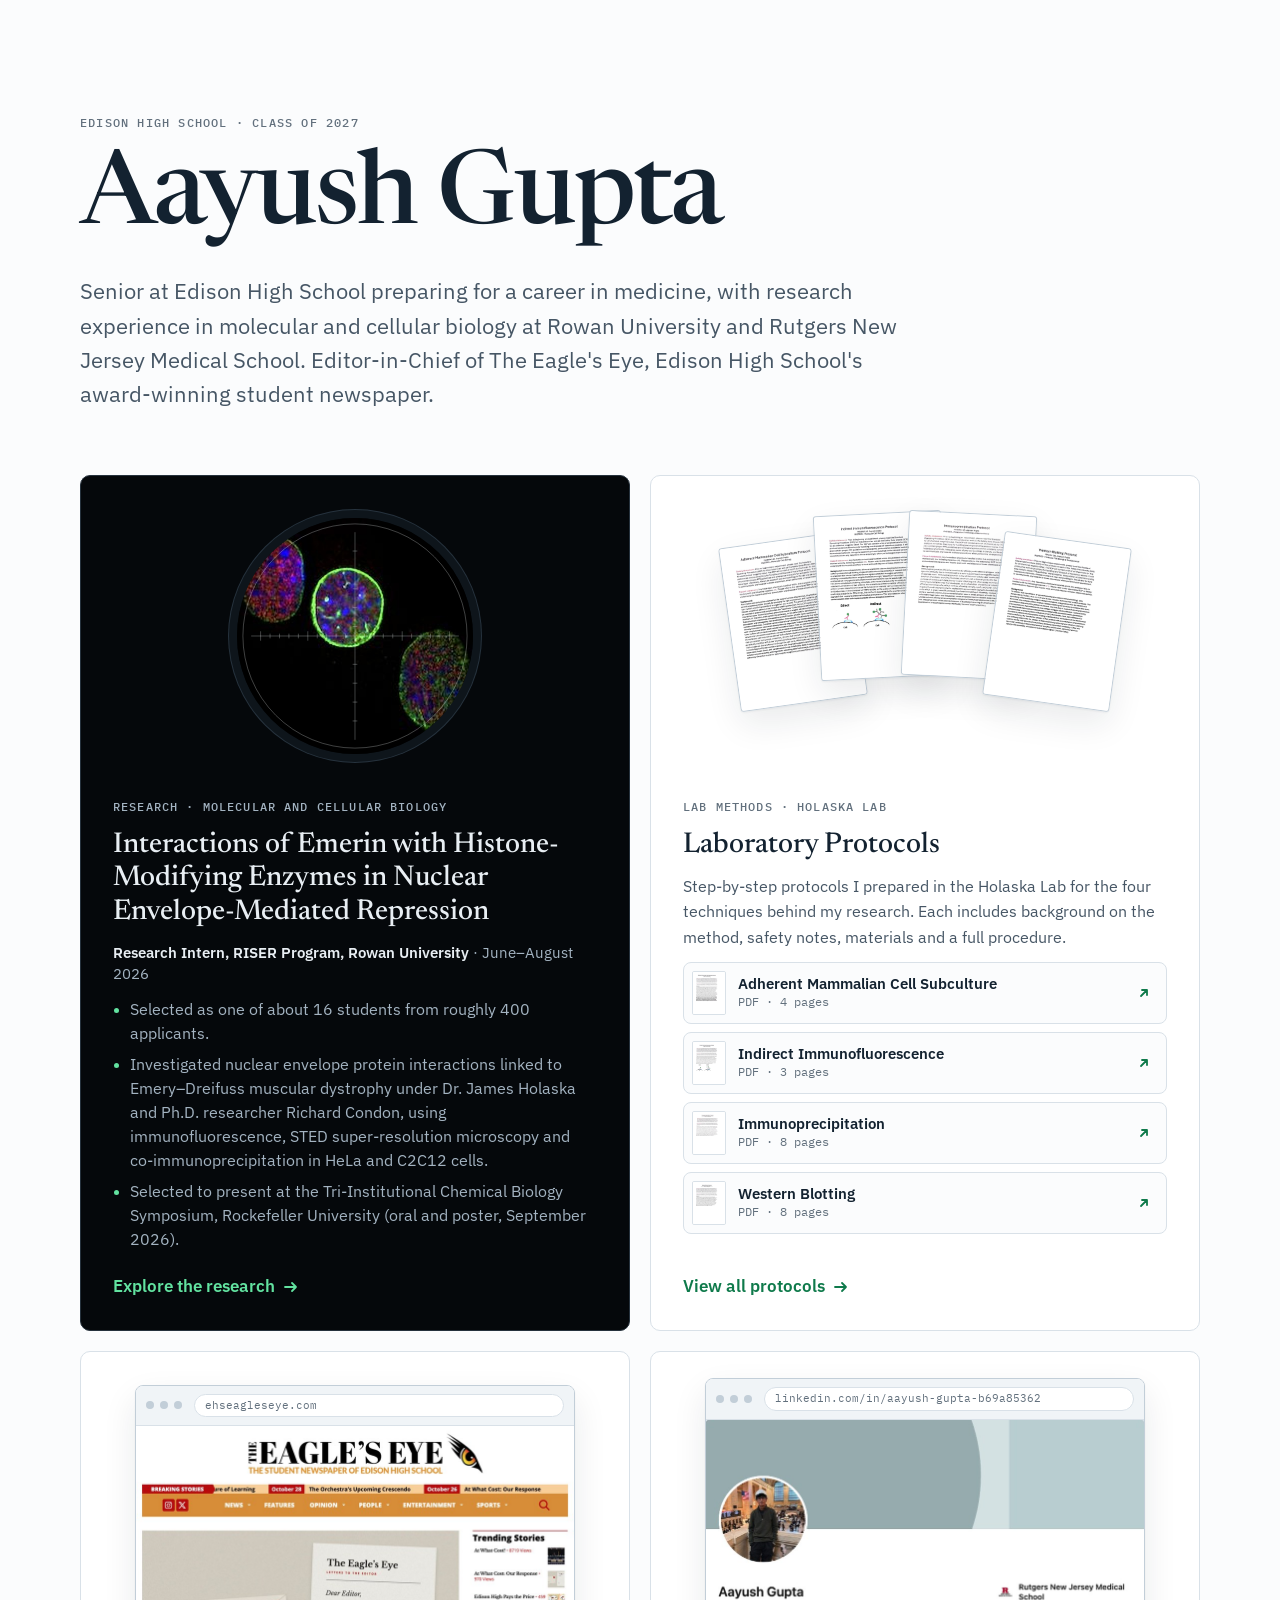
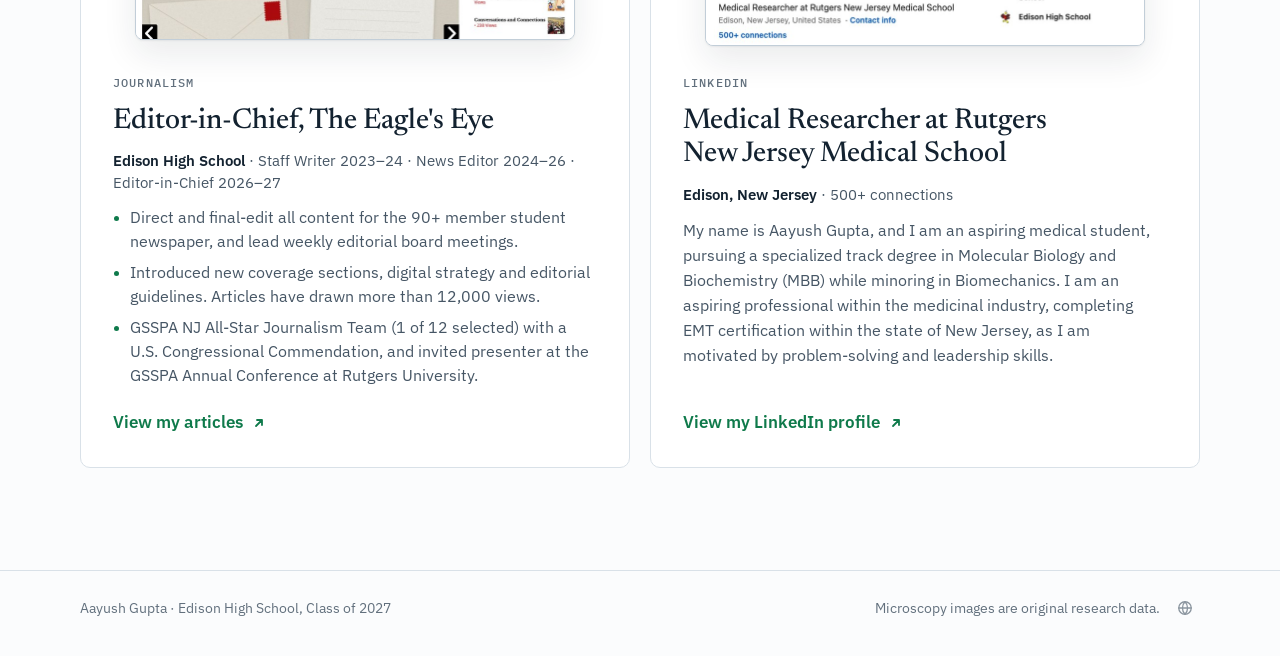
<file: index.html>
<!doctype html>
<html lang="en">
<head>
<meta charset="utf-8">
<meta name="viewport" content="width=device-width, initial-scale=1">
<title>Aayush Gupta</title>
<meta name="description" content="Aayush Gupta, Edison High School Class of 2027. Research intern in molecular and cellular biology and Editor-in-Chief of The Eagle's Eye.">
<meta property="og:type" content="website">
<meta property="og:title" content="Aayush Gupta">
<meta property="og:description" content="Molecular and cellular biology research and student journalism. Edison High School, Class of 2027.">
<link rel="icon" href="data:image/svg+xml,%3Csvg xmlns='http://www.w3.org/2000/svg' viewBox='0 0 32 32'%3E%3Crect width='32' height='32' rx='7' fill='%2305080b'/%3E%3Ccircle cx='16' cy='16' r='9' fill='none' stroke='%2362e2a0' stroke-width='3'/%3E%3Ccircle cx='14' cy='15' r='2.2' fill='%2393acff'/%3E%3Ccircle cx='18.5' cy='18.5' r='1.7' fill='%23ff7d76'/%3E%3C/svg%3E">
<link rel="preconnect" href="https://fonts.googleapis.com">
<link rel="preconnect" href="https://fonts.gstatic.com" crossorigin>
<link rel="stylesheet" href="https://fonts.googleapis.com/css2?family=IBM+Plex+Mono:wght@400;500&family=IBM+Plex+Sans:ital,wght@0,400;0,500;0,600;1,400&family=Newsreader:ital,opsz,wght@0,6..72,400..600;1,6..72,400..500&display=swap">
<style>
/* Layout: a personal masthead above two rooms of work. The lab sits on a black microscope stage, the newsroom shows the paper's own site in a browser frame. Side by side on wide screens, stacked on phones. Tokens match the research page. */
:root{
  --paper:#fbfcfd; --paper-2:#f0f4f7; --card:#ffffff;
  --ink:#132230; --ink-2:#465665; --ink-3:#62707d;
  --rule:#d9e1e8; --rule-2:#c2ced8;
  --accent:#0f7a4b;
  --shadow:0 1px 2px rgba(19,34,48,.06), 0 14px 34px rgba(19,34,48,.09);
  --stage:#05080b; --stage-2:#0e151b; --stage-rule:#26323d; --stage-ink:#e8eef3; --stage-ink-2:#a3b3c1;
  --ch-emerin:#62e2a0; --ch-white:#f2f5f8;
  --font-display:"Newsreader","Iowan Old Style","Palatino Linotype",Georgia,serif;
  --font-body:"IBM Plex Sans","Segoe UI",system-ui,-apple-system,sans-serif;
  --font-mono:"IBM Plex Mono",ui-monospace,"SFMono-Regular",Menlo,Consolas,monospace;
}
@media (prefers-color-scheme: dark){
  :root:not([data-theme="light"]){
    --paper:#0b1117; --paper-2:#111a22; --card:#131d27;
    --ink:#e5ebf0; --ink-2:#aab7c3; --ink-3:#8b98a5;
    --rule:#22303d; --rule-2:#304150;
    --accent:#4cc38a;
    --shadow:0 1px 2px rgba(0,0,0,.4), 0 14px 34px rgba(0,0,0,.4);
    color-scheme:dark;
  }
}
:root[data-theme="dark"]{
  --paper:#0b1117; --paper-2:#111a22; --card:#131d27;
  --ink:#e5ebf0; --ink-2:#aab7c3; --ink-3:#8b98a5;
  --rule:#22303d; --rule-2:#304150;
  --accent:#4cc38a;
  --shadow:0 1px 2px rgba(0,0,0,.4), 0 14px 34px rgba(0,0,0,.4);
  color-scheme:dark;
}
*,*::before,*::after{box-sizing:border-box}
html{-webkit-text-size-adjust:100%}
body{margin:0; background:var(--paper); color:var(--ink); font-family:var(--font-body); font-size:1.0625rem; line-height:1.6; -webkit-font-smoothing:antialiased; text-rendering:optimizeLegibility}
p, h1, h2, ul{margin:0}
img{display:block; max-width:100%; height:auto}
:focus-visible{outline:2px solid var(--accent); outline-offset:3px; border-radius:2px}

.wrap{max-width:1184px; margin-inline:auto; padding-left:max(16px, env(safe-area-inset-left, 0px)); padding-right:max(16px, env(safe-area-inset-right, 0px))}
@media (min-width:720px){
  .wrap{padding-left:max(32px, env(safe-area-inset-left, 0px)); padding-right:max(32px, env(safe-area-inset-right, 0px))}
}
.eyebrow{font-family:var(--font-mono); font-size:.75rem; font-weight:500; line-height:1.4; letter-spacing:.1em; text-transform:uppercase; color:var(--ink-3)}

/* Intro */
.intro{padding-block:clamp(56px, 9vw, 120px) clamp(36px, 5vw, 64px)}
.intro-eyebrow{margin-bottom:18px}
.intro h1{font-family:var(--font-display); font-weight:500; font-size:clamp(3rem, 1.5rem + 6.2vw, 6.4rem); line-height:.96; letter-spacing:-.022em; color:var(--ink); text-wrap:balance; font-optical-sizing:auto}
.lede{margin-top:26px; max-width:38em; font-size:clamp(1.12rem, 1rem + .5vw, 1.38rem); line-height:1.55; color:var(--ink-2); text-wrap:pretty}

/* Work cards */
.work{padding-block:0 clamp(56px, 8vw, 104px)}
.work-grid{display:grid; grid-template-columns:repeat(2, minmax(0, 1fr)); gap:20px}
.card{position:relative; display:grid; grid-template-rows:auto 1fr; min-width:0; overflow:hidden; border-radius:10px; transition:transform .2s ease, box-shadow .2s ease}
.card:hover{transform:translateY(-3px); box-shadow:var(--shadow)}
.card:focus-within{box-shadow:var(--shadow)}
.visual{height:300px; display:grid; place-items:center; padding:28px clamp(20px, 3vw, 32px) 8px}
.card-body{display:flex; flex-direction:column; gap:12px; padding:22px clamp(20px, 3vw, 32px) 30px}
.card-label{font-family:var(--font-mono); font-size:.72rem; font-weight:500; letter-spacing:.1em; text-transform:uppercase}
.card h2{font-family:var(--font-display); font-weight:500; font-size:clamp(1.4rem, 1.15rem + .8vw, 1.8rem); line-height:1.18; text-wrap:balance}
.role{font-size:.92rem; font-weight:600; line-height:1.45}
.role span{font-weight:400}
.points{padding-left:1.1em; display:grid; gap:7px; font-size:.97rem; line-height:1.55; max-width:56ch}
.points li::marker{font-size:.9em}
.cta{display:inline-flex; align-self:flex-start; align-items:center; gap:8px; margin-top:auto; padding-top:10px; font-weight:600; text-decoration:none}
.cta svg{transition:transform .2s ease}
.card:hover .cta svg{transform:translateX(3px)}
.cta::after{content:""; position:absolute; inset:0; border-radius:10px}
.cta:focus-visible{outline:none}
.cta:focus-visible::after{outline:2px solid var(--accent); outline-offset:3px}

/* The lab */
.card-lab{background:var(--stage); color:var(--stage-ink); border:1px solid var(--stage-rule)}
.card-lab .card-label{color:var(--stage-ink-2)}
.card-lab h2, .card-lab .role{color:var(--stage-ink)}
.card-lab .role span, .card-lab .points{color:var(--stage-ink-2)}
.card-lab .points li::marker{color:var(--ch-emerin)}
.card-lab .cta{color:var(--ch-emerin)}
.card-lab .cta:focus-visible::after{outline-color:var(--ch-emerin)}
.ocular{position:relative; width:min(100%, 236px); aspect-ratio:1; border-radius:50%; overflow:hidden; background:var(--stage); box-shadow:0 0 0 8px var(--stage-2), 0 0 0 9px var(--stage-rule)}
.ocular img{width:100%; height:100%; object-fit:cover; object-position:46% 50%}
.reticle{position:absolute; inset:0; width:100%; height:100%; pointer-events:none}
.r-line{fill:none; stroke:var(--ch-white); stroke-opacity:.26; stroke-width:1; vector-effect:non-scaling-stroke}

/* The newsroom */
.card-news{background:var(--card); color:var(--ink); border:1px solid var(--rule)}
.card-news .card-label{color:var(--ink-3)}
.card-news .role span, .card-news .points{color:var(--ink-2)}
.card-news .points li::marker{color:var(--accent)}
.card-news .cta{color:var(--accent)}
.browser{width:min(100%, 440px); overflow:hidden; border-radius:8px; background:var(--card); border:1px solid var(--rule-2); box-shadow:var(--shadow)}
.browser-bar{display:flex; align-items:center; gap:6px; padding:8px 10px; background:var(--paper-2); border-bottom:1px solid var(--rule)}
.browser-bar i{width:8px; height:8px; flex:none; border-radius:50%; background:var(--rule-2)}
.browser-bar span{flex:1; min-width:0; margin-left:6px; padding:2px 10px; overflow:hidden; text-overflow:ellipsis; white-space:nowrap; border-radius:999px; border:1px solid var(--rule); background:var(--card); font-family:var(--font-mono); font-size:.68rem; color:var(--ink-3)}
.browser img{width:100%; height:auto}
.card-news .about{font-size:.98rem; line-height:1.6; color:var(--ink-2); max-width:62ch}

/* Protocols: the four first pages fanned out, then one row per PDF */
.fan{position:relative; width:min(100%, 400px); aspect-ratio:400 / 262}
.fan img{position:absolute; width:32%; height:auto; border:1px solid var(--rule-2); border-radius:3px; box-shadow:var(--shadow)}
.fan img:nth-child(1){left:1%; top:13%; transform:rotate(-8deg)}
.fan img:nth-child(2){left:23%; top:3%; transform:rotate(-3deg)}
.fan img:nth-child(3){left:45%; top:3%; transform:rotate(3deg)}
.fan img:nth-child(4){left:67%; top:13%; transform:rotate(8deg)}
.card-news .summary{font-size:.98rem; line-height:1.6; color:var(--ink-2); max-width:58ch}
.docs{list-style:none; padding:0; display:grid; gap:8px}
.docs a{position:relative; z-index:1; display:flex; align-items:center; gap:12px; padding:8px 14px 8px 8px; border:1px solid var(--rule); border-radius:8px; background:var(--paper); color:var(--ink); text-decoration:none; transition:border-color .15s}
.docs a:hover{border-color:var(--accent)}
.docs img{width:34px; height:44px; flex:none; object-fit:cover; object-position:top; border:1px solid var(--rule); border-radius:2px}
.docs span{display:grid; flex:1; min-width:0}
.docs b{font-size:.95rem; font-weight:600; line-height:1.3}
.docs small{font-family:var(--font-mono); font-size:.72rem; color:var(--ink-3)}
.docs svg{flex:none; color:var(--accent)}

@media (max-width:860px){
  .work-grid{grid-template-columns:1fr}
  .visual{height:auto; padding-top:32px; padding-bottom:12px}
}

/* Footer */
.foot{border-top:1px solid var(--rule); padding-block:26px 36px; font-size:.88rem; color:var(--ink-3)}
.foot-inner{display:flex; flex-wrap:wrap; justify-content:space-between; gap:8px 32px}

@media (prefers-reduced-motion: reduce){
  .card, .cta svg{transition:none}
  .card:hover{transform:none}
  .card:hover .cta svg{transform:none}
}
</style>
<link rel="stylesheet" href="browser.css">
</head>
<body>

<main>
  <section class="intro">
    <div class="wrap">
      <p class="eyebrow intro-eyebrow">Edison High School · Class of 2027</p>
      <h1>Aayush Gupta</h1>
      <p class="lede">Senior at Edison High School preparing for a career in medicine, with research experience in molecular and cellular biology at Rowan University and Rutgers New Jersey Medical School. Editor-in-Chief of The Eagle's Eye, Edison High School's award-winning student newspaper.</p>
    </div>
  </section>

  <section class="work" aria-label="Selected work">
    <div class="wrap work-grid">

      <article class="card card-lab">
        <div class="visual">
          <div class="ocular">
            <img src="hero-merge.jpg" width="536" height="464" alt="Three cell nuclei under a fluorescence microscope, with a bright green ring of emerin outlining the center nucleus.">
            <svg class="reticle" viewBox="0 0 100 100" aria-hidden="true" focusable="false">
            <circle cx="50" cy="50" r="47.5" class="r-line"/>
            <line x1="6" y1="50" x2="94" y2="50" class="r-line"/>
            <line x1="50" y1="6" x2="50" y2="94" class="r-line"/>
            <line x1="10" y1="48.0" x2="10" y2="52.0" class="r-line"/><line x1="14" y1="49.0" x2="14" y2="51.0" class="r-line"/><line x1="18" y1="49.0" x2="18" y2="51.0" class="r-line"/><line x1="22" y1="49.0" x2="22" y2="51.0" class="r-line"/><line x1="26" y1="49.0" x2="26" y2="51.0" class="r-line"/><line x1="30" y1="48.0" x2="30" y2="52.0" class="r-line"/><line x1="34" y1="49.0" x2="34" y2="51.0" class="r-line"/><line x1="38" y1="49.0" x2="38" y2="51.0" class="r-line"/><line x1="42" y1="49.0" x2="42" y2="51.0" class="r-line"/><line x1="46" y1="49.0" x2="46" y2="51.0" class="r-line"/><line x1="54" y1="49.0" x2="54" y2="51.0" class="r-line"/><line x1="58" y1="49.0" x2="58" y2="51.0" class="r-line"/><line x1="62" y1="49.0" x2="62" y2="51.0" class="r-line"/><line x1="66" y1="49.0" x2="66" y2="51.0" class="r-line"/><line x1="70" y1="48.0" x2="70" y2="52.0" class="r-line"/><line x1="74" y1="49.0" x2="74" y2="51.0" class="r-line"/><line x1="78" y1="49.0" x2="78" y2="51.0" class="r-line"/><line x1="82" y1="49.0" x2="82" y2="51.0" class="r-line"/><line x1="86" y1="49.0" x2="86" y2="51.0" class="r-line"/><line x1="90" y1="48.0" x2="90" y2="52.0" class="r-line"/><line x1="49" y1="14" x2="51" y2="14" class="r-line"/><line x1="49" y1="22" x2="51" y2="22" class="r-line"/><line x1="49" y1="30" x2="51" y2="30" class="r-line"/><line x1="49" y1="38" x2="51" y2="38" class="r-line"/><line x1="49" y1="46" x2="51" y2="46" class="r-line"/><line x1="49" y1="54" x2="51" y2="54" class="r-line"/><line x1="49" y1="62" x2="51" y2="62" class="r-line"/><line x1="49" y1="70" x2="51" y2="70" class="r-line"/><line x1="49" y1="78" x2="51" y2="78" class="r-line"/><line x1="49" y1="86" x2="51" y2="86" class="r-line"/>
          </svg>
          </div>
        </div>
        <div class="card-body">
          <p class="card-label">Research · Molecular and cellular biology</p>
          <h2>Interactions of Emerin with Histone-Modifying Enzymes in Nuclear Envelope-Mediated Repression</h2>
          <p class="role">Research Intern, RISER Program, Rowan University <span>· June–August 2026</span></p>
          <ul class="points">
            <li>Selected as one of about 16 students from roughly 400 applicants.</li>
            <li>Investigated nuclear envelope protein interactions linked to Emery–Dreifuss muscular dystrophy under Dr. James Holaska and Ph.D. researcher Richard Condon, using immunofluorescence, STED super-resolution microscopy and co-immunoprecipitation in HeLa and C2C12 cells.</li>
            <li>Selected to present at the Tri-Institutional Chemical Biology Symposium, Rockefeller University (oral and poster, September 2026).</li>
          </ul>
          <a class="cta" href="research.html">Explore the research
            <svg width="16" height="16" viewBox="0 0 16 16" fill="none" stroke="currentColor" stroke-width="1.8" stroke-linecap="round" stroke-linejoin="round" aria-hidden="true" focusable="false"><path d="M2 8 H13 M9 4 L13 8 L9 12"/></svg>
          </a>
        </div>
      </article>

      <article class="card card-news">
        <div class="visual">
          <div class="fan" aria-hidden="true">
            <img src="protocol-subculture.jpg" width="800" height="1035" alt="">
            <img src="protocol-immunofluorescence.jpg" width="800" height="1035" alt="">
            <img src="protocol-immunoprecipitation.jpg" width="800" height="1035" alt="">
            <img src="protocol-western-blotting.jpg" width="800" height="1035" alt="">
          </div>
        </div>
        <div class="card-body">
          <p class="card-label">Lab methods · Holaska Lab</p>
          <h2>Laboratory Protocols</h2>
          <p class="summary">Step-by-step protocols I prepared in the Holaska Lab for the four techniques behind my research. Each includes background on the method, safety notes, materials and a full procedure.</p>
          <ul class="docs">
            <li><a href="Adherent-Cell-Subculture-Protocol.pdf" target="_blank" rel="noopener"><img src="protocol-subculture.jpg" width="800" height="1035" alt=""><span><b>Adherent Mammalian Cell Subculture</b><small>PDF · 4 pages</small></span><svg width="16" height="16" viewBox="0 0 16 16" fill="none" stroke="currentColor" stroke-width="1.8" stroke-linecap="round" stroke-linejoin="round" aria-hidden="true" focusable="false"><path d="M5 11 L11 5 M6 5 H11 V10"/></svg></a></li>
            <li><a href="Indirect-Immunofluorescence-Protocol.pdf" target="_blank" rel="noopener"><img src="protocol-immunofluorescence.jpg" width="800" height="1035" alt=""><span><b>Indirect Immunofluorescence</b><small>PDF · 3 pages</small></span><svg width="16" height="16" viewBox="0 0 16 16" fill="none" stroke="currentColor" stroke-width="1.8" stroke-linecap="round" stroke-linejoin="round" aria-hidden="true" focusable="false"><path d="M5 11 L11 5 M6 5 H11 V10"/></svg></a></li>
            <li><a href="Immunoprecipitation-Protocol.pdf" target="_blank" rel="noopener"><img src="protocol-immunoprecipitation.jpg" width="800" height="1035" alt=""><span><b>Immunoprecipitation</b><small>PDF · 8 pages</small></span><svg width="16" height="16" viewBox="0 0 16 16" fill="none" stroke="currentColor" stroke-width="1.8" stroke-linecap="round" stroke-linejoin="round" aria-hidden="true" focusable="false"><path d="M5 11 L11 5 M6 5 H11 V10"/></svg></a></li>
            <li><a href="Western-Blotting-Protocol.pdf" target="_blank" rel="noopener"><img src="protocol-western-blotting.jpg" width="800" height="1035" alt=""><span><b>Western Blotting</b><small>PDF · 8 pages</small></span><svg width="16" height="16" viewBox="0 0 16 16" fill="none" stroke="currentColor" stroke-width="1.8" stroke-linecap="round" stroke-linejoin="round" aria-hidden="true" focusable="false"><path d="M5 11 L11 5 M6 5 H11 V10"/></svg></a></li>
          </ul>
          <a class="cta" href="protocols.html">View all protocols
            <svg width="16" height="16" viewBox="0 0 16 16" fill="none" stroke="currentColor" stroke-width="1.8" stroke-linecap="round" stroke-linejoin="round" aria-hidden="true" focusable="false"><path d="M2 8 H13 M9 4 L13 8 L9 12"/></svg>
          </a>
        </div>
      </article>

      <article class="card card-news">
        <div class="visual">
          <div class="browser">
            <div class="browser-bar" aria-hidden="true"><i></i><i></i><i></i><span>ehseagleseye.com</span></div>
            <img src="eagles-eye.jpg" width="880" height="428" alt="The Eagle's Eye website, Edison High School's student newspaper.">
          </div>
        </div>
        <div class="card-body">
          <p class="card-label">Journalism</p>
          <h2>Editor-in-Chief, The Eagle's Eye</h2>
          <p class="role">Edison High School <span>· Staff Writer 2023–24 · News Editor 2024–26 · Editor-in-Chief 2026–27</span></p>
          <ul class="points">
            <li>Direct and final-edit all content for the 90+ member student newspaper, and lead weekly editorial board meetings.</li>
            <li>Introduced new coverage sections, digital strategy and editorial guidelines. Articles have drawn more than 12,000 views.</li>
            <li>GSSPA NJ All-Star Journalism Team (1 of 12 selected) with a U.S. Congressional Commendation, and invited presenter at the GSSPA Annual Conference at Rutgers University.</li>
          </ul>
          <a class="cta" href="https://ehseagleseye.com/staff_name/aayush-gupta-27/" target="_blank" rel="noopener">View my articles
            <svg width="16" height="16" viewBox="0 0 16 16" fill="none" stroke="currentColor" stroke-width="1.8" stroke-linecap="round" stroke-linejoin="round" aria-hidden="true" focusable="false"><path d="M5 11 L11 5 M6 5 H11 V10"/></svg>
          </a>
        </div>
      </article>

      <article class="card card-news">
        <div class="visual">
          <div class="browser">
            <div class="browser-bar" aria-hidden="true"><i></i><i></i><i></i><span>linkedin.com/in/aayush-gupta-b69a85362</span></div>
            <img src="linkedin.jpg" width="880" height="453" alt="Aayush Gupta's LinkedIn profile: Medical Researcher at Rutgers New Jersey Medical School, Edison, New Jersey.">
          </div>
        </div>
        <div class="card-body">
          <p class="card-label">LinkedIn</p>
          <h2>Medical Researcher at Rutgers New Jersey Medical School</h2>
          <p class="role">Edison, New Jersey <span>· 500+ connections</span></p>
          <p class="about">My name is Aayush Gupta, and I am an aspiring medical student, pursuing a specialized track degree in Molecular Biology and Biochemistry (MBB) while minoring in Biomechanics. I am an aspiring professional within the medicinal industry, completing EMT certification within the state of New Jersey, as I am motivated by problem-solving and leadership skills.</p>
          <a class="cta" href="https://www.linkedin.com/in/aayush-gupta-b69a85362/" target="_blank" rel="noopener">View my LinkedIn profile
            <svg width="16" height="16" viewBox="0 0 16 16" fill="none" stroke="currentColor" stroke-width="1.8" stroke-linecap="round" stroke-linejoin="round" aria-hidden="true" focusable="false"><path d="M5 11 L11 5 M6 5 H11 V10"/></svg>
          </a>
        </div>
      </article>

    </div>
  </section>
</main>

<footer class="foot">
  <div class="wrap foot-inner">
    <p>Aayush Gupta · Edison High School, Class of 2027</p>
    <div class="wb-foot">
      <p>Microscopy images are original research data.</p>
      <button type="button" class="wb-launch" data-wb-open aria-label="Search the web" title="Search the web" hidden><svg viewBox="0 0 16 16" fill="none" stroke="currentColor" stroke-width="1.3" stroke-linecap="round" stroke-linejoin="round" aria-hidden="true" focusable="false"><circle cx="8" cy="8" r="6.25"/><path d="M1.75 8h12.5M8 1.75c1.7 1.7 2.55 3.8 2.55 6.25S9.7 12.55 8 14.25M8 1.75C6.3 3.45 5.45 5.55 5.45 8s.85 4.55 2.55 6.25"/></svg></button>
    </div>
  </div>
</footer>

<script src="browser.js" defer></script>
</body>
</html>
</file>
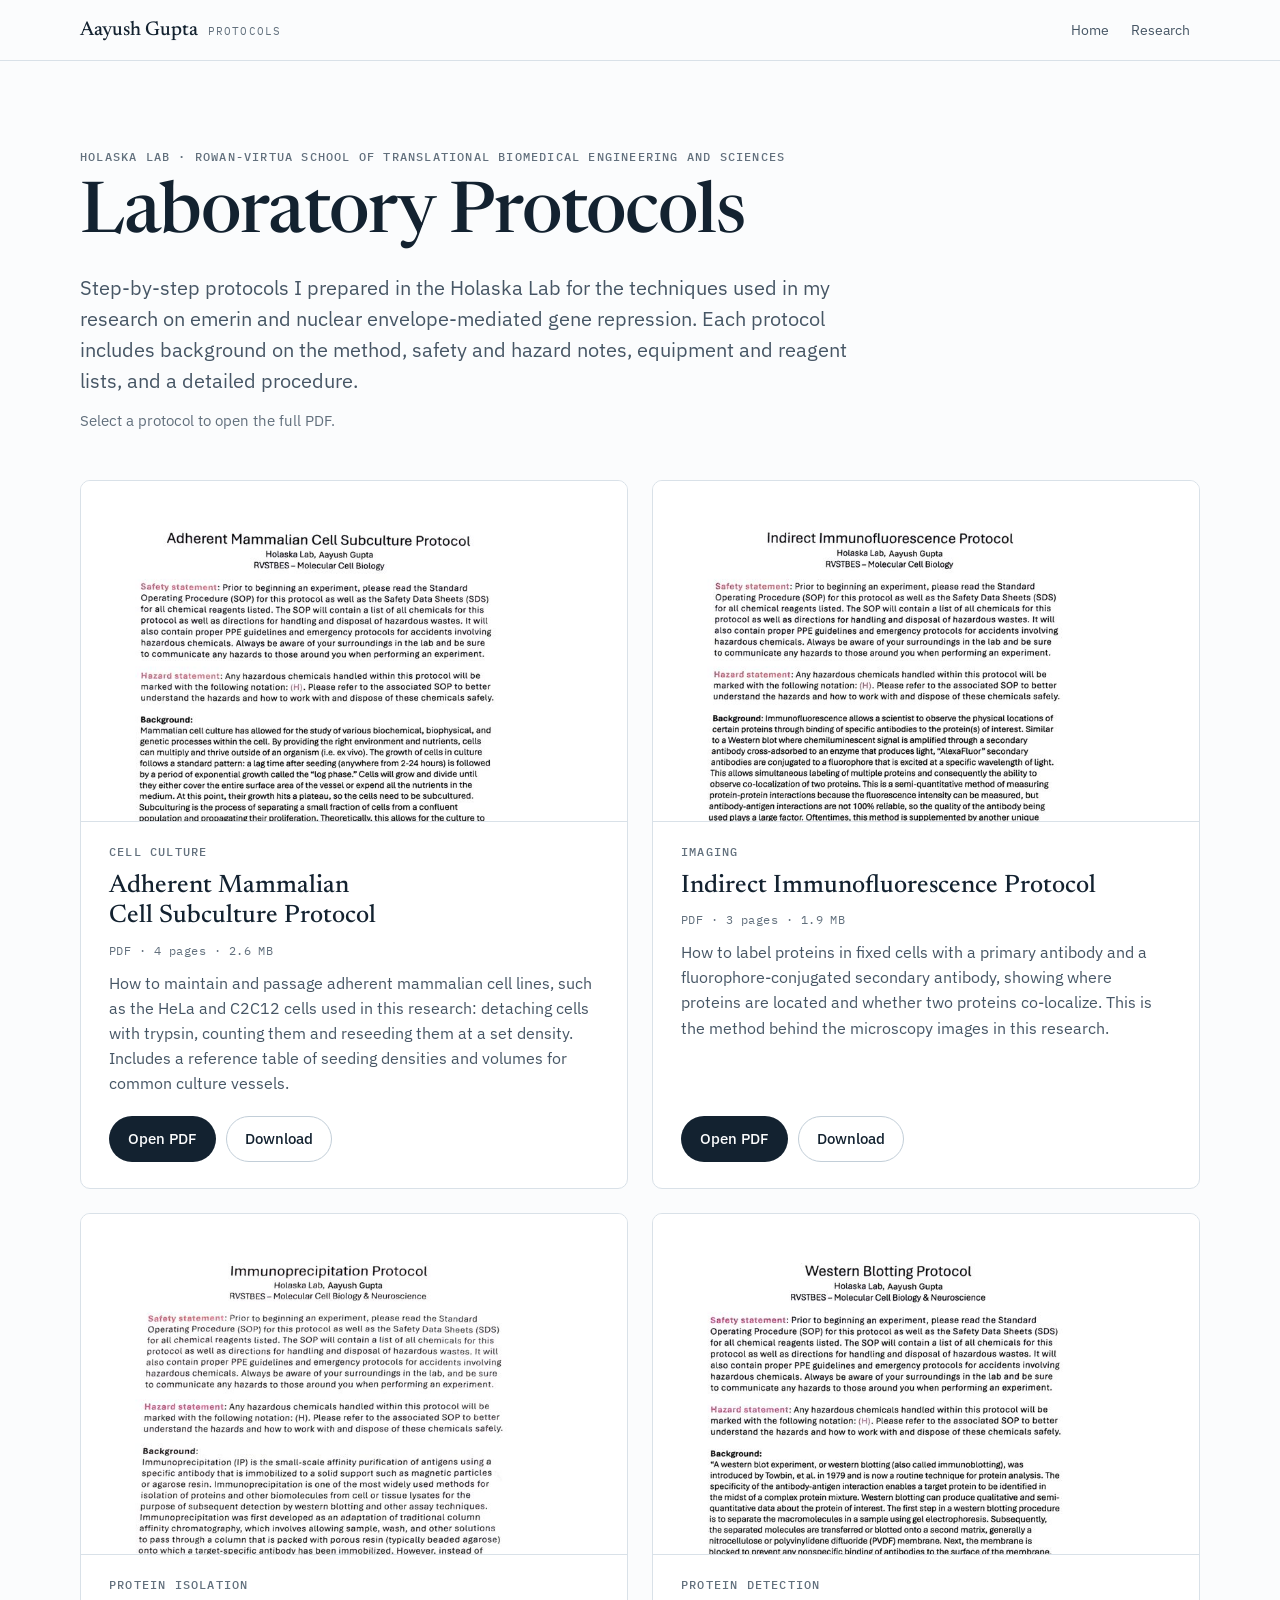
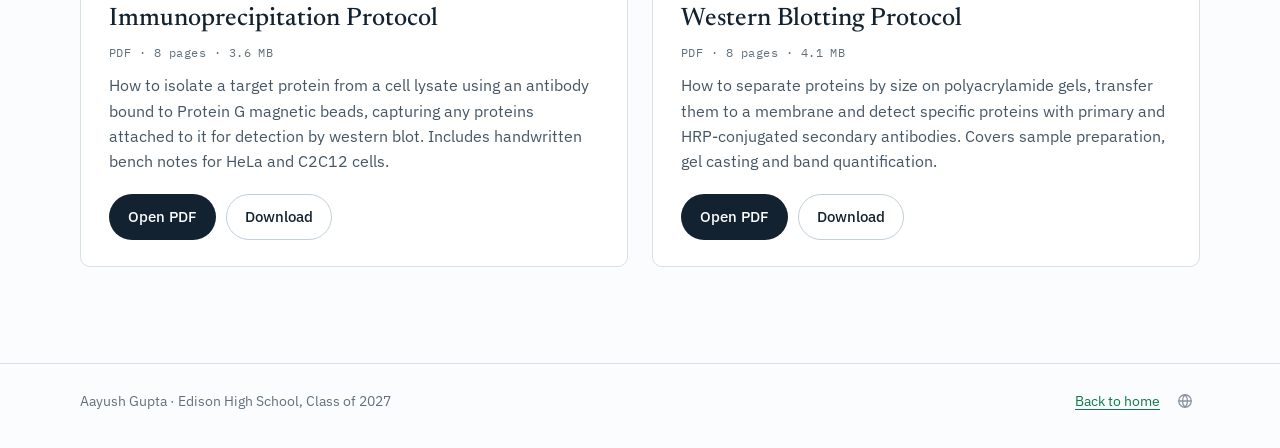
<file: protocols.html>
<!doctype html>
<html lang="en">
<head>
<meta charset="utf-8">
<meta name="viewport" content="width=device-width, initial-scale=1">
<title>Laboratory Protocols | Aayush Gupta</title>
<meta name="description" content="Step-by-step laboratory protocols prepared by Aayush Gupta in the Holaska Lab: cell culture, indirect immunofluorescence, immunoprecipitation and western blotting.">
<meta property="og:type" content="website">
<meta property="og:title" content="Laboratory Protocols | Aayush Gupta">
<meta property="og:description" content="Cell culture, immunofluorescence, immunoprecipitation and western blotting protocols from the Holaska Lab.">
<link rel="icon" href="data:image/svg+xml,%3Csvg xmlns='http://www.w3.org/2000/svg' viewBox='0 0 32 32'%3E%3Crect width='32' height='32' rx='7' fill='%2305080b'/%3E%3Ccircle cx='16' cy='16' r='9' fill='none' stroke='%2362e2a0' stroke-width='3'/%3E%3Ccircle cx='14' cy='15' r='2.2' fill='%2393acff'/%3E%3Ccircle cx='18.5' cy='18.5' r='1.7' fill='%23ff7d76'/%3E%3C/svg%3E">
<link rel="preconnect" href="https://fonts.googleapis.com">
<link rel="preconnect" href="https://fonts.gstatic.com" crossorigin>
<link rel="stylesheet" href="https://fonts.googleapis.com/css2?family=IBM+Plex+Mono:wght@400;500&family=IBM+Plex+Sans:ital,wght@0,400;0,500;0,600;1,400&family=Newsreader:ital,opsz,wght@0,6..72,400..600;1,6..72,400..500&display=swap">
<style>
/* Layout: a document shelf. Each protocol is a sheet whose real first page shows at the top, with what it covers and how to open it below. Tokens match the home and research pages. */
:root{
  --paper:#fbfcfd; --paper-2:#f0f4f7; --card:#ffffff;
  --ink:#132230; --ink-2:#465665; --ink-3:#62707d;
  --rule:#d9e1e8; --rule-2:#c2ced8;
  --accent:#0f7a4b; --accent-ink:#ffffff;
  --shadow:0 1px 2px rgba(19,34,48,.06), 0 14px 34px rgba(19,34,48,.09);
  --font-display:"Newsreader","Iowan Old Style","Palatino Linotype",Georgia,serif;
  --font-body:"IBM Plex Sans","Segoe UI",system-ui,-apple-system,sans-serif;
  --font-mono:"IBM Plex Mono",ui-monospace,"SFMono-Regular",Menlo,Consolas,monospace;
}
@media (prefers-color-scheme: dark){
  :root:not([data-theme="light"]){
    --paper:#0b1117; --paper-2:#111a22; --card:#131d27;
    --ink:#e5ebf0; --ink-2:#aab7c3; --ink-3:#8b98a5;
    --rule:#22303d; --rule-2:#304150;
    --accent:#4cc38a; --accent-ink:#06150d;
    --shadow:0 1px 2px rgba(0,0,0,.4), 0 14px 34px rgba(0,0,0,.4);
    color-scheme:dark;
  }
}
:root[data-theme="dark"]{
  --paper:#0b1117; --paper-2:#111a22; --card:#131d27;
  --ink:#e5ebf0; --ink-2:#aab7c3; --ink-3:#8b98a5;
  --rule:#22303d; --rule-2:#304150;
  --accent:#4cc38a; --accent-ink:#06150d;
  --shadow:0 1px 2px rgba(0,0,0,.4), 0 14px 34px rgba(0,0,0,.4);
  color-scheme:dark;
}
*,*::before,*::after{box-sizing:border-box}
html{-webkit-text-size-adjust:100%}
body{margin:0; background:var(--paper); color:var(--ink); font-family:var(--font-body); font-size:1.0625rem; line-height:1.6; -webkit-font-smoothing:antialiased; text-rendering:optimizeLegibility}
p, h1, h2{margin:0}
img{display:block; max-width:100%; height:auto}
a{color:var(--accent); text-underline-offset:3px; text-decoration-thickness:1px}
:focus-visible{outline:2px solid var(--accent); outline-offset:3px; border-radius:2px}
.wrap{max-width:1184px; margin-inline:auto; padding-left:max(16px, env(safe-area-inset-left, 0px)); padding-right:max(16px, env(safe-area-inset-right, 0px))}
@media (min-width:720px){
  .wrap{padding-left:max(32px, env(safe-area-inset-left, 0px)); padding-right:max(32px, env(safe-area-inset-right, 0px))}
}
.eyebrow{font-family:var(--font-mono); font-size:.75rem; font-weight:500; line-height:1.4; letter-spacing:.1em; text-transform:uppercase; color:var(--ink-3)}

/* Header */
.site-header{border-bottom:1px solid var(--rule)}
.header-inner{display:flex; align-items:center; justify-content:space-between; gap:16px; min-height:60px}
.brand{display:flex; align-items:baseline; gap:10px; color:var(--ink); text-decoration:none; min-width:0}
.brand-name{font-family:var(--font-display); font-size:1.25rem; font-weight:500; white-space:nowrap}
.brand-sub{font-family:var(--font-mono); font-size:.7rem; letter-spacing:.1em; text-transform:uppercase; color:var(--ink-3)}
.site-nav{display:flex; gap:2px}
.site-nav a{font-size:.9rem; color:var(--ink-2); text-decoration:none; padding:8px 10px; border-radius:6px}
.site-nav a:hover{color:var(--ink); background:var(--paper-2)}
@media (max-width:480px){ .brand-sub{display:none} }

/* Intro */
.hero{padding-block:clamp(44px, 7vw, 88px) clamp(28px, 4vw, 48px)}
.hero h1{margin-top:14px; font-family:var(--font-display); font-weight:500; font-size:clamp(2.5rem, 1.4rem + 3.8vw, 4.4rem); line-height:1.02; letter-spacing:-.015em; text-wrap:balance}
.lede{margin-top:20px; max-width:40em; font-size:clamp(1.08rem, 1rem + .4vw, 1.25rem); line-height:1.55; color:var(--ink-2); text-wrap:pretty}
.hint{margin-top:12px; font-size:.95rem; color:var(--ink-3)}

/* Protocol sheets */
.protocols{padding-block:0 clamp(56px, 8vw, 96px)}
.proto-grid{display:grid; grid-template-columns:repeat(2, minmax(0, 1fr)); gap:24px}
.proto{display:flex; flex-direction:column; min-width:0; overflow:hidden; border:1px solid var(--rule); border-radius:10px; background:var(--card)}
.preview{display:block; aspect-ratio:16 / 10; overflow:hidden; border-bottom:1px solid var(--rule)}
.preview img{width:100%; height:100%; object-fit:cover; object-position:top; transition:transform .3s ease}
.preview:hover img{transform:scale(1.02)}
.proto-body{display:flex; flex-direction:column; gap:10px; flex:1; padding:22px clamp(20px, 3vw, 28px) 26px}
.proto h2{font-family:var(--font-display); font-weight:500; font-size:clamp(1.3rem, 1.1rem + .6vw, 1.6rem); line-height:1.2; text-wrap:balance}
.meta{font-family:var(--font-mono); font-size:.74rem; letter-spacing:.04em; color:var(--ink-3)}
.desc{font-size:.98rem; line-height:1.6; color:var(--ink-2); max-width:60ch}
.actions{display:flex; flex-wrap:wrap; gap:10px; margin-top:auto; padding-top:10px}
.btn{display:inline-flex; align-items:center; gap:8px; padding:10px 18px; border-radius:999px; font-size:.94rem; font-weight:500; text-decoration:none; border:1px solid transparent; transition:background-color .15s, color .15s, border-color .15s}
.btn-primary{background:var(--ink); color:var(--paper)}
.btn-primary:hover{background:var(--accent); color:var(--accent-ink)}
.btn-ghost{color:var(--ink); border-color:var(--rule-2)}
.btn-ghost:hover{border-color:var(--ink)}
@media (max-width:760px){ .proto-grid{grid-template-columns:1fr} }

/* Footer */
.foot{border-top:1px solid var(--rule); padding-block:26px 36px; font-size:.88rem; color:var(--ink-3)}
.foot-inner{display:flex; flex-wrap:wrap; justify-content:space-between; gap:8px 32px}

@media (prefers-reduced-motion: reduce){
  .preview img, .btn{transition:none}
  .preview:hover img{transform:none}
}
</style>
<link rel="stylesheet" href="browser.css">
</head>
<body>

<header class="site-header">
  <div class="wrap header-inner">
    <a class="brand" href="index.html"><span class="brand-name">Aayush Gupta</span><span class="brand-sub">Protocols</span></a>
    <nav class="site-nav" aria-label="Site">
      <a href="index.html">Home</a>
      <a href="research.html">Research</a>
    </nav>
  </div>
</header>

<main>
  <section class="hero">
    <div class="wrap">
      <p class="eyebrow">Holaska Lab · Rowan-Virtua School of Translational Biomedical Engineering and Sciences</p>
      <h1>Laboratory Protocols</h1>
      <p class="lede">Step-by-step protocols I prepared in the Holaska Lab for the techniques used in my research on emerin and nuclear envelope-mediated gene repression. Each protocol includes background on the method, safety and hazard notes, equipment and reagent lists, and a detailed procedure.</p>
      <p class="hint">Select a protocol to open the full PDF.</p>
    </div>
  </section>

  <section class="protocols" aria-label="Protocols">
    <div class="wrap proto-grid">

      <article class="proto">
        <a class="preview" href="Adherent-Cell-Subculture-Protocol.pdf" target="_blank" rel="noopener" aria-label="Open the Adherent Mammalian Cell Subculture Protocol (PDF)"><img src="protocol-subculture.jpg" width="800" height="1035" alt="First page of the Adherent Mammalian Cell Subculture Protocol."></a>
        <div class="proto-body">
          <p class="eyebrow">Cell culture</p>
          <h2>Adherent Mammalian Cell Subculture Protocol</h2>
          <p class="meta">PDF · 4 pages · 2.6 MB</p>
          <p class="desc">How to maintain and passage adherent mammalian cell lines, such as the HeLa and C2C12 cells used in this research: detaching cells with trypsin, counting them and reseeding them at a set density. Includes a reference table of seeding densities and volumes for common culture vessels.</p>
          <div class="actions">
            <a class="btn btn-primary" href="Adherent-Cell-Subculture-Protocol.pdf" target="_blank" rel="noopener">Open PDF</a>
            <a class="btn btn-ghost" href="Adherent-Cell-Subculture-Protocol.pdf" download>Download</a>
          </div>
        </div>
      </article>

      <article class="proto">
        <a class="preview" href="Indirect-Immunofluorescence-Protocol.pdf" target="_blank" rel="noopener" aria-label="Open the Indirect Immunofluorescence Protocol (PDF)"><img src="protocol-immunofluorescence.jpg" width="800" height="1035" alt="First page of the Indirect Immunofluorescence Protocol."></a>
        <div class="proto-body">
          <p class="eyebrow">Imaging</p>
          <h2>Indirect Immunofluorescence Protocol</h2>
          <p class="meta">PDF · 3 pages · 1.9 MB</p>
          <p class="desc">How to label proteins in fixed cells with a primary antibody and a fluorophore-conjugated secondary antibody, showing where proteins are located and whether two proteins co-localize. This is the method behind the microscopy images in this research.</p>
          <div class="actions">
            <a class="btn btn-primary" href="Indirect-Immunofluorescence-Protocol.pdf" target="_blank" rel="noopener">Open PDF</a>
            <a class="btn btn-ghost" href="Indirect-Immunofluorescence-Protocol.pdf" download>Download</a>
          </div>
        </div>
      </article>

      <article class="proto">
        <a class="preview" href="Immunoprecipitation-Protocol.pdf" target="_blank" rel="noopener" aria-label="Open the Immunoprecipitation Protocol (PDF)"><img src="protocol-immunoprecipitation.jpg" width="800" height="1035" alt="First page of the Immunoprecipitation Protocol."></a>
        <div class="proto-body">
          <p class="eyebrow">Protein isolation</p>
          <h2>Immunoprecipitation Protocol</h2>
          <p class="meta">PDF · 8 pages · 3.6 MB</p>
          <p class="desc">How to isolate a target protein from a cell lysate using an antibody bound to Protein G magnetic beads, capturing any proteins attached to it for detection by western blot. Includes handwritten bench notes for HeLa and C2C12 cells.</p>
          <div class="actions">
            <a class="btn btn-primary" href="Immunoprecipitation-Protocol.pdf" target="_blank" rel="noopener">Open PDF</a>
            <a class="btn btn-ghost" href="Immunoprecipitation-Protocol.pdf" download>Download</a>
          </div>
        </div>
      </article>

      <article class="proto">
        <a class="preview" href="Western-Blotting-Protocol.pdf" target="_blank" rel="noopener" aria-label="Open the Western Blotting Protocol (PDF)"><img src="protocol-western-blotting.jpg" width="800" height="1035" alt="First page of the Western Blotting Protocol."></a>
        <div class="proto-body">
          <p class="eyebrow">Protein detection</p>
          <h2>Western Blotting Protocol</h2>
          <p class="meta">PDF · 8 pages · 4.1 MB</p>
          <p class="desc">How to separate proteins by size on polyacrylamide gels, transfer them to a membrane and detect specific proteins with primary and HRP-conjugated secondary antibodies. Covers sample preparation, gel casting and band quantification.</p>
          <div class="actions">
            <a class="btn btn-primary" href="Western-Blotting-Protocol.pdf" target="_blank" rel="noopener">Open PDF</a>
            <a class="btn btn-ghost" href="Western-Blotting-Protocol.pdf" download>Download</a>
          </div>
        </div>
      </article>

    </div>
  </section>
</main>

<footer class="foot">
  <div class="wrap foot-inner">
    <p>Aayush Gupta · Edison High School, Class of 2027</p>
    <div class="wb-foot">
      <p><a href="index.html">Back to home</a></p>
      <button type="button" class="wb-launch" data-wb-open aria-label="Search the web" title="Search the web" hidden><svg viewBox="0 0 16 16" fill="none" stroke="currentColor" stroke-width="1.3" stroke-linecap="round" stroke-linejoin="round" aria-hidden="true" focusable="false"><circle cx="8" cy="8" r="6.25"/><path d="M1.75 8h12.5M8 1.75c1.7 1.7 2.55 3.8 2.55 6.25S9.7 12.55 8 14.25M8 1.75C6.3 3.45 5.45 5.55 5.45 8s.85 4.55 2.55 6.25"/></svg></button>
    </div>
  </div>
</footer>

<script src="browser.js" defer></script>
</body>
</html>
</file>
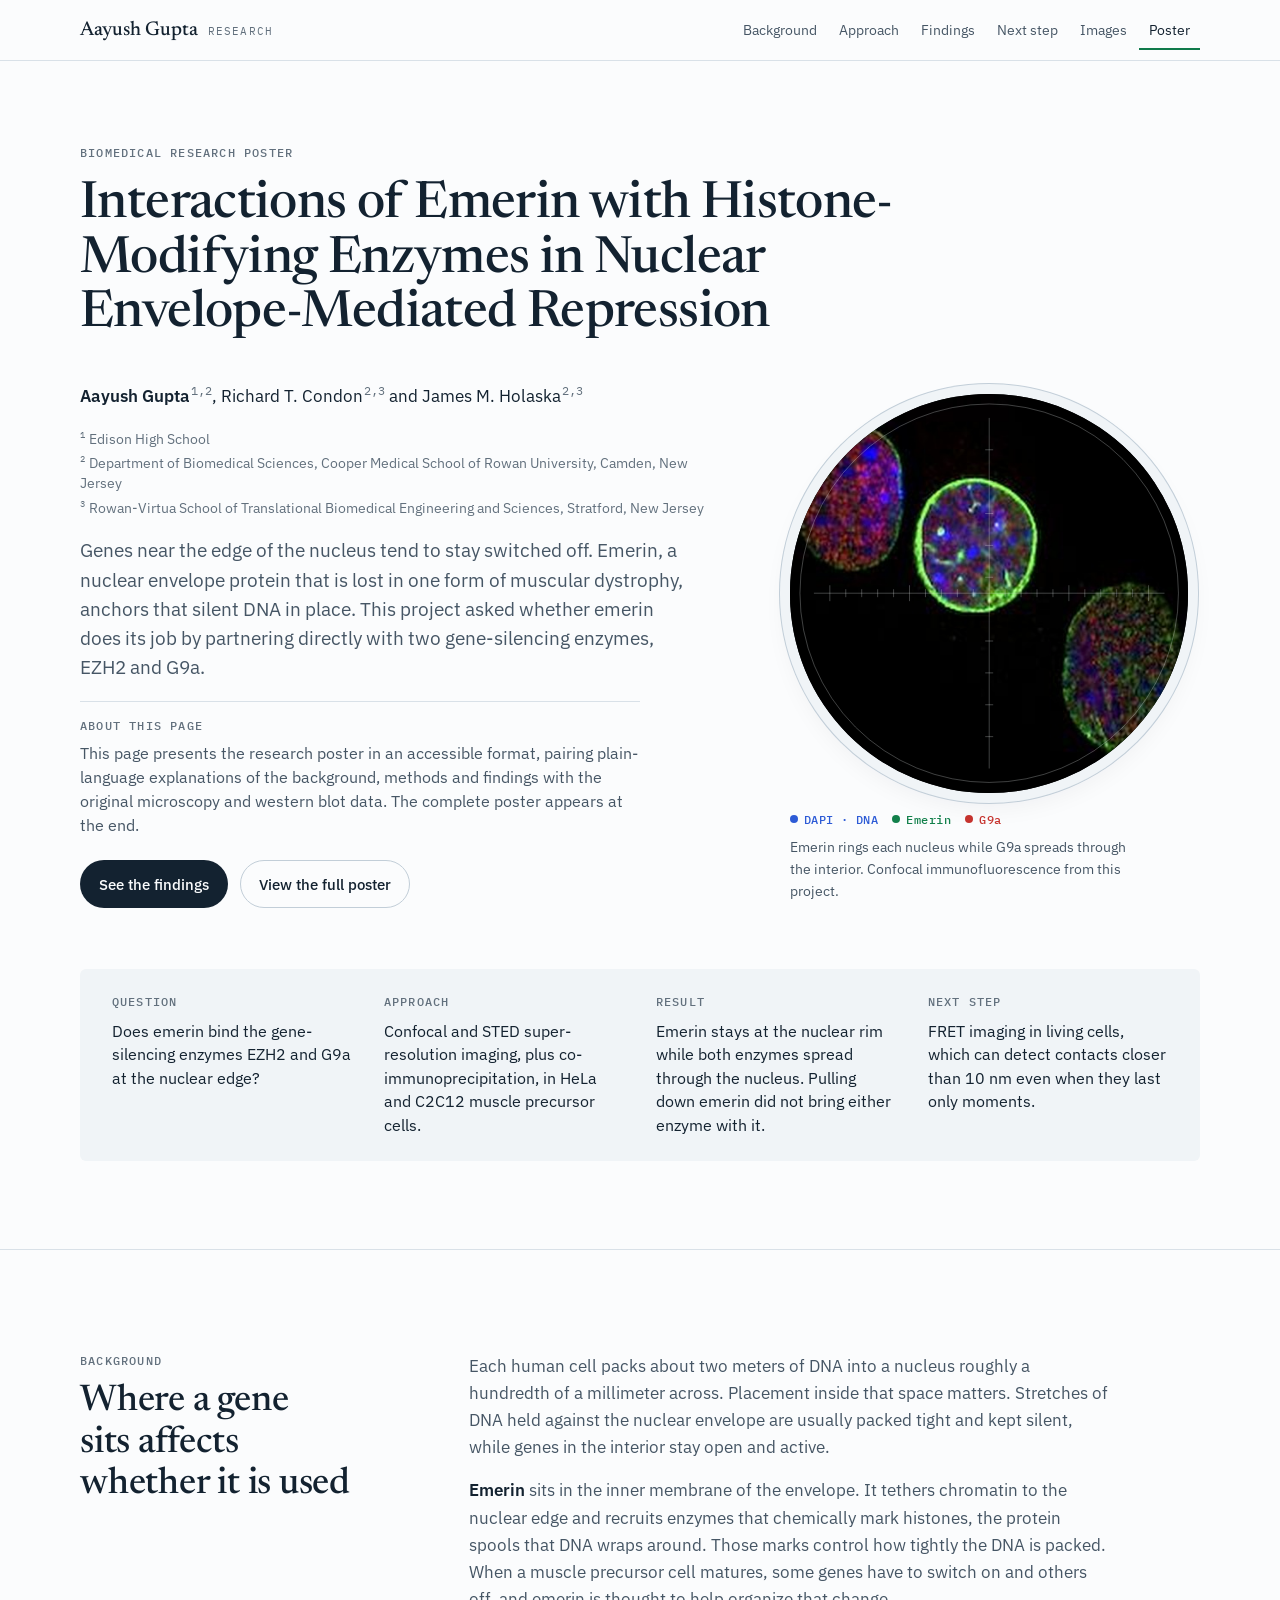
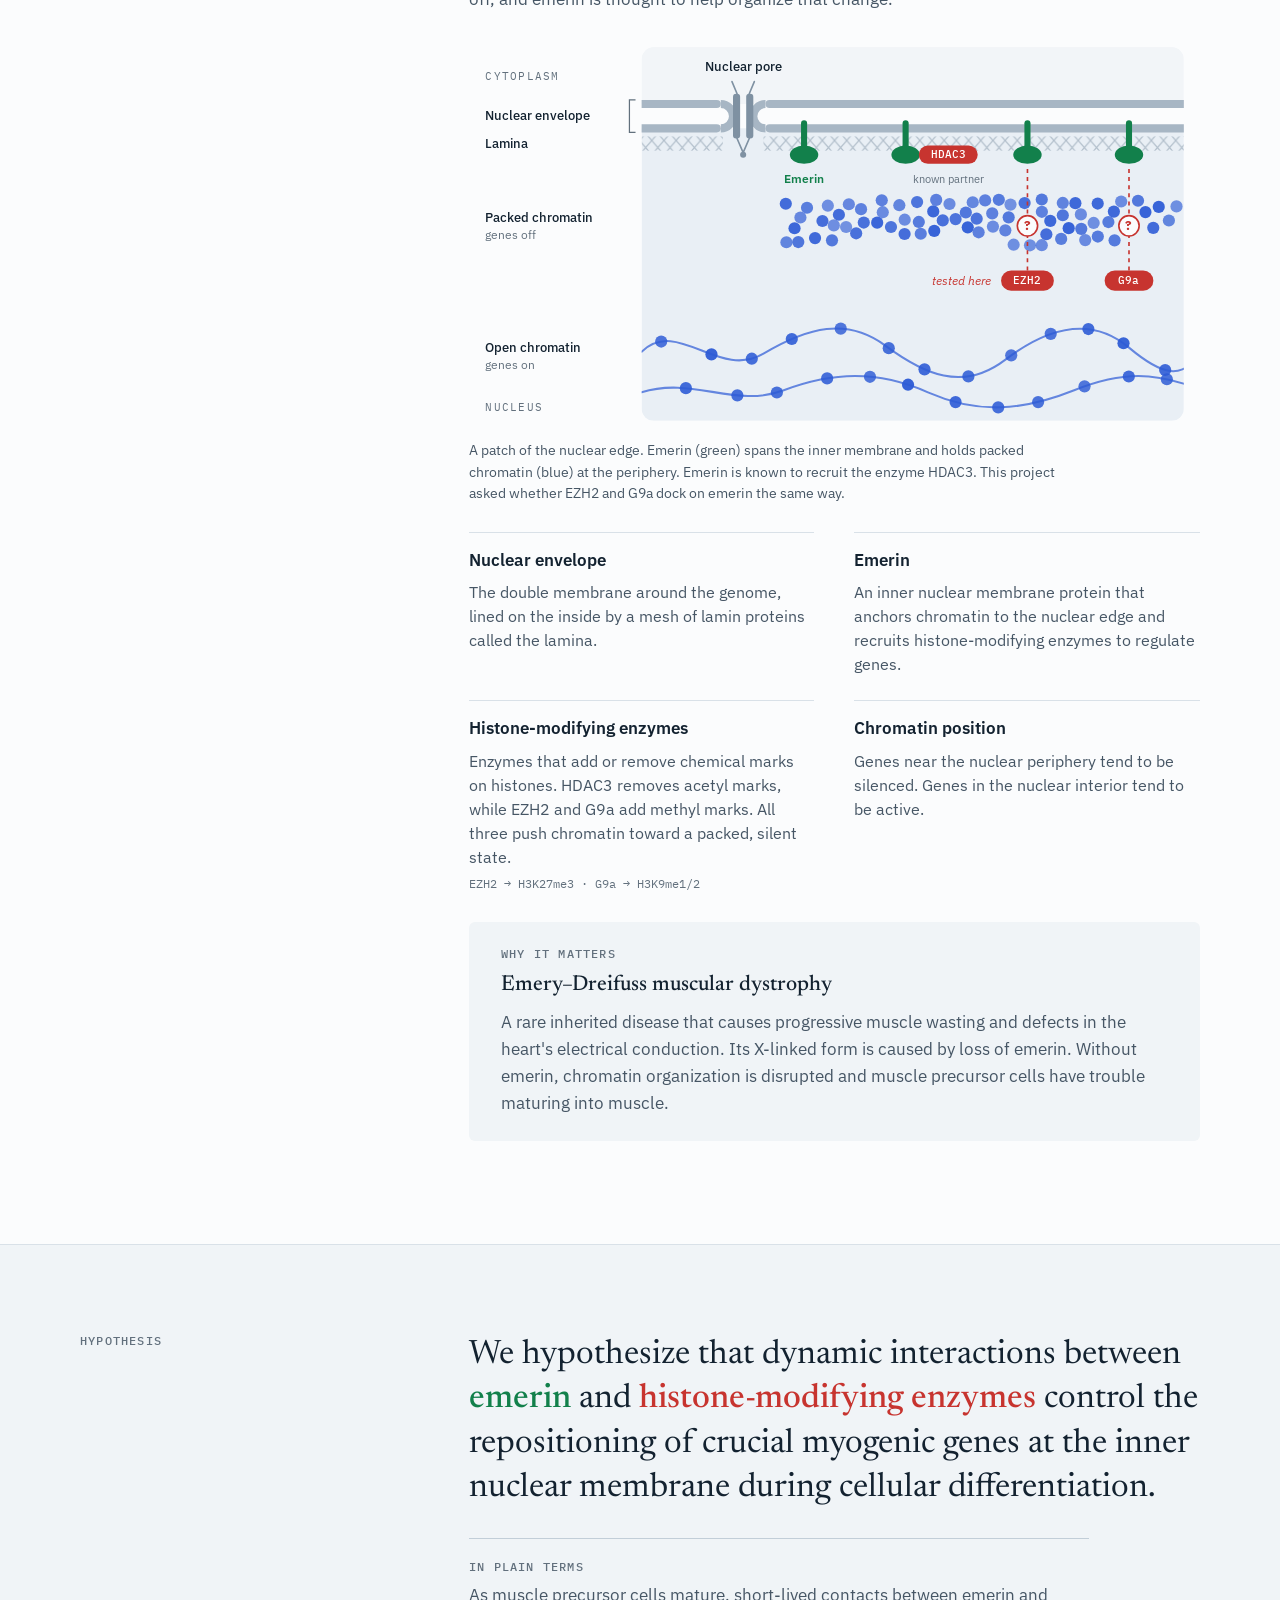
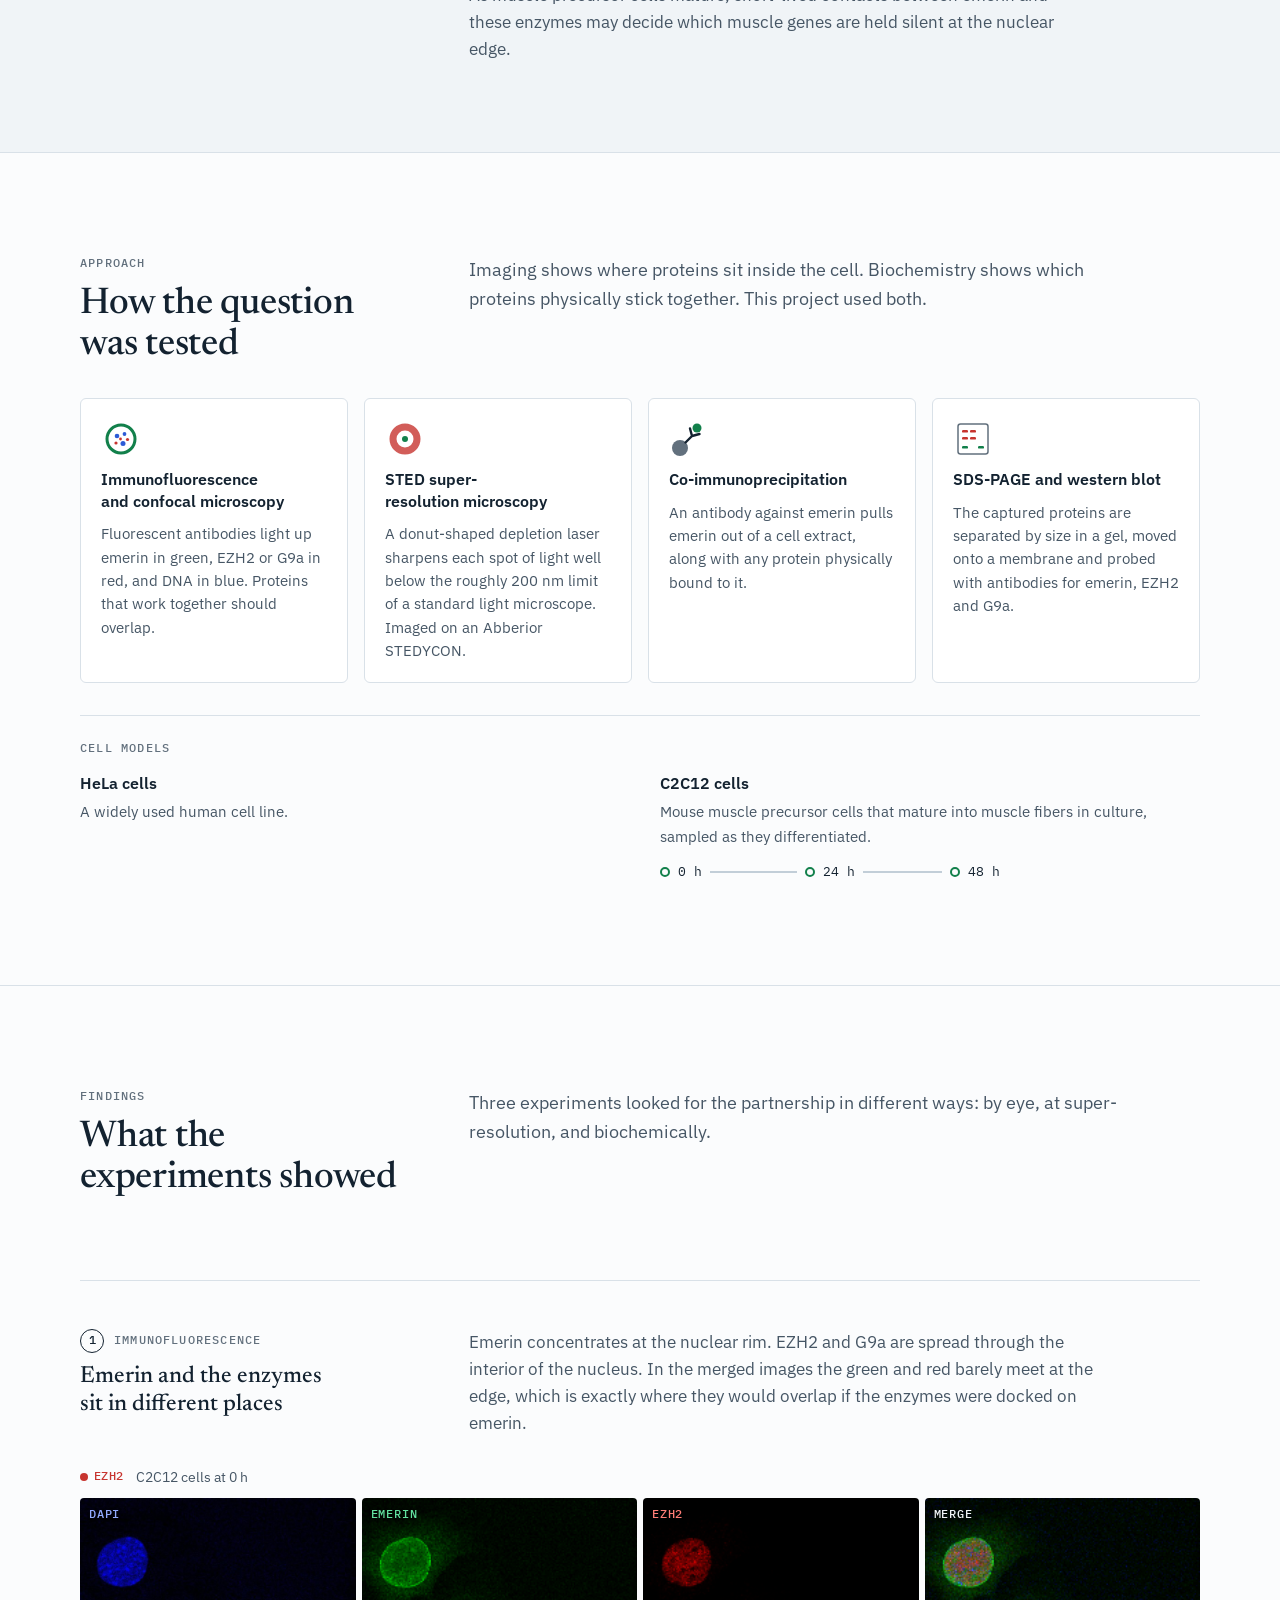
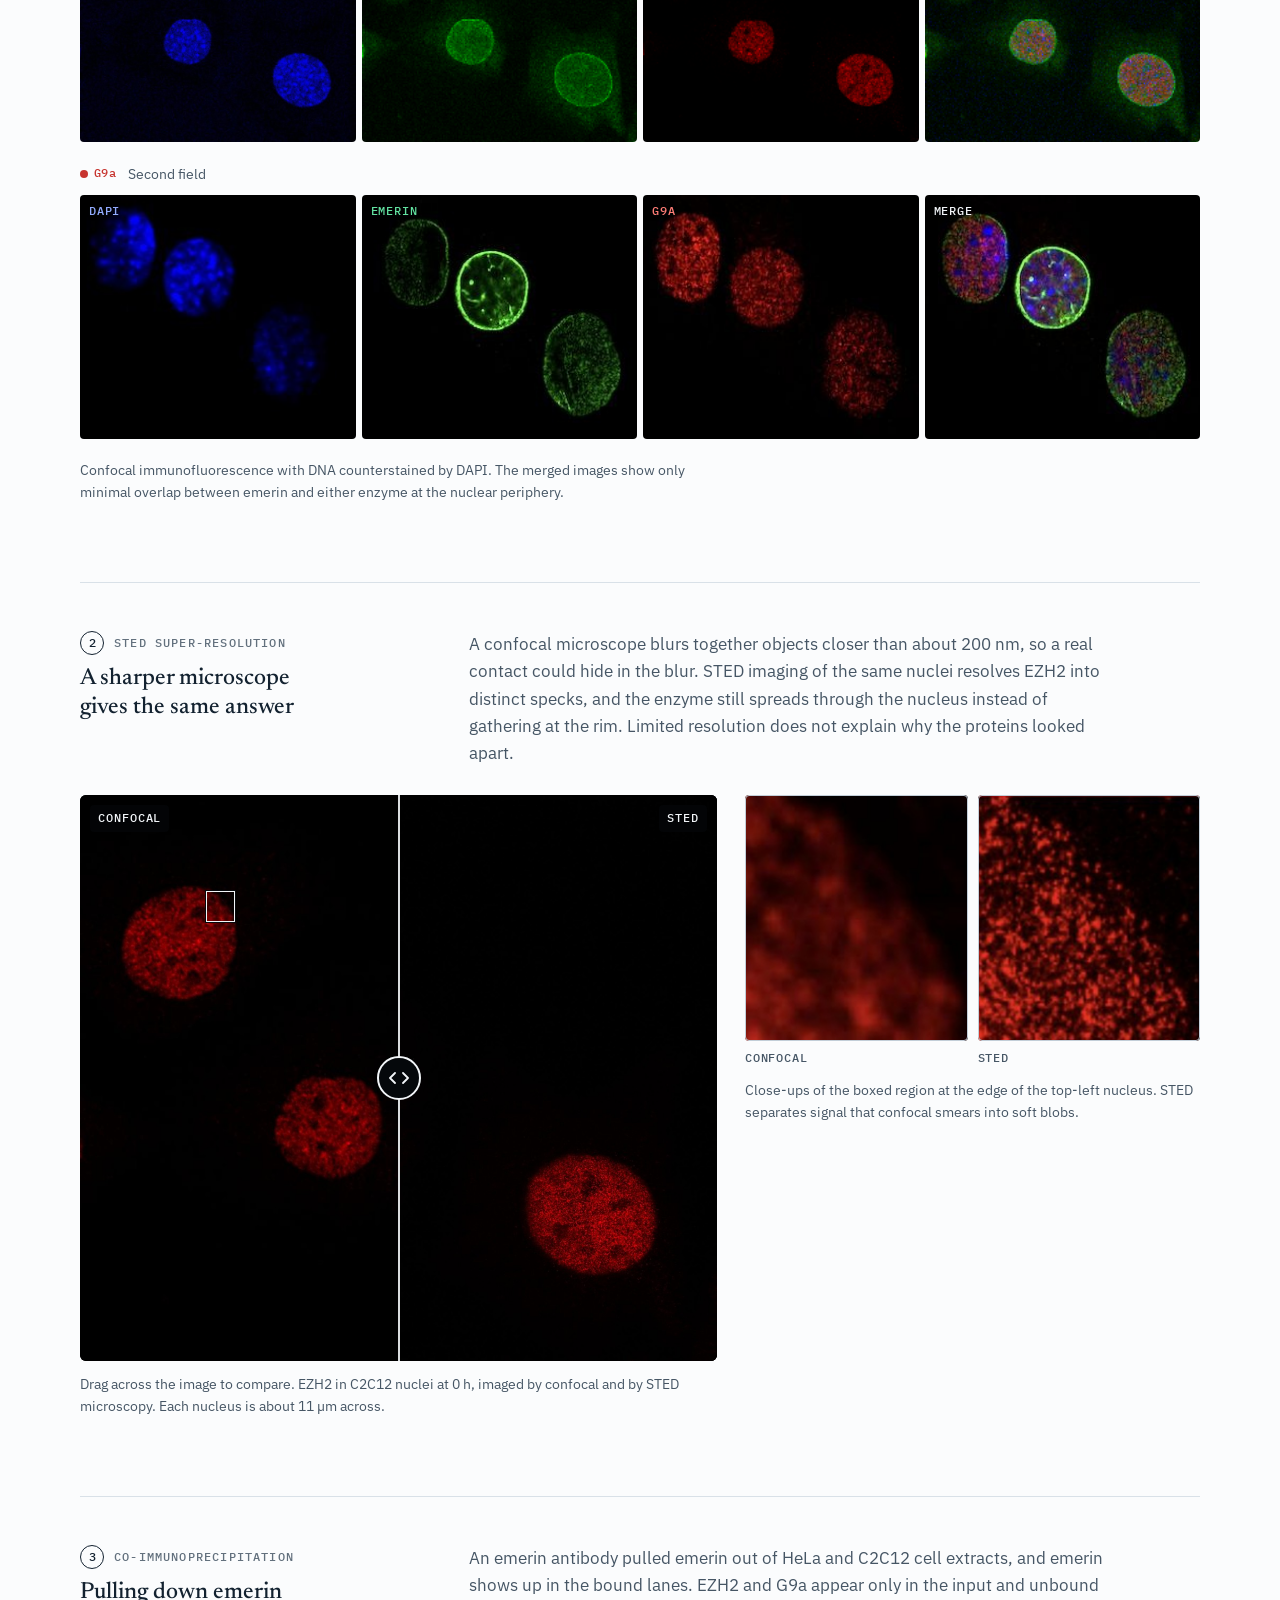
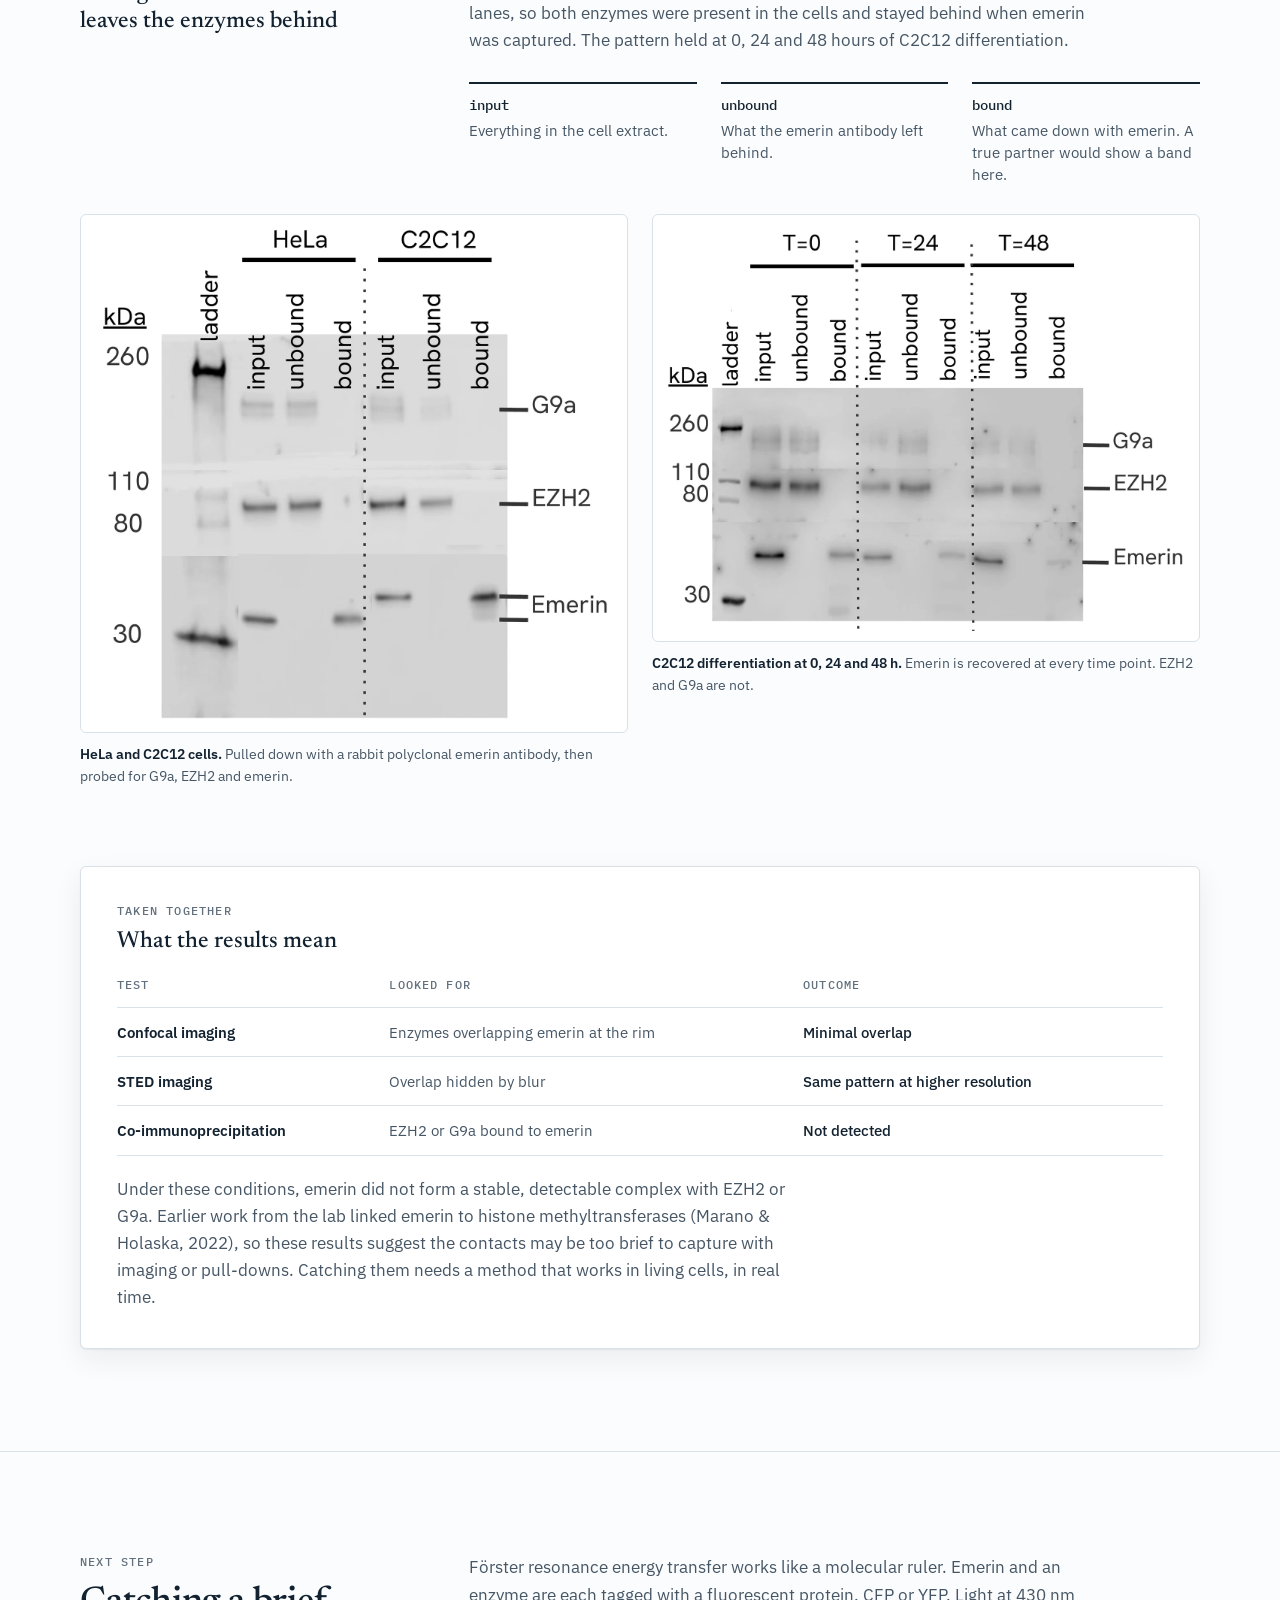
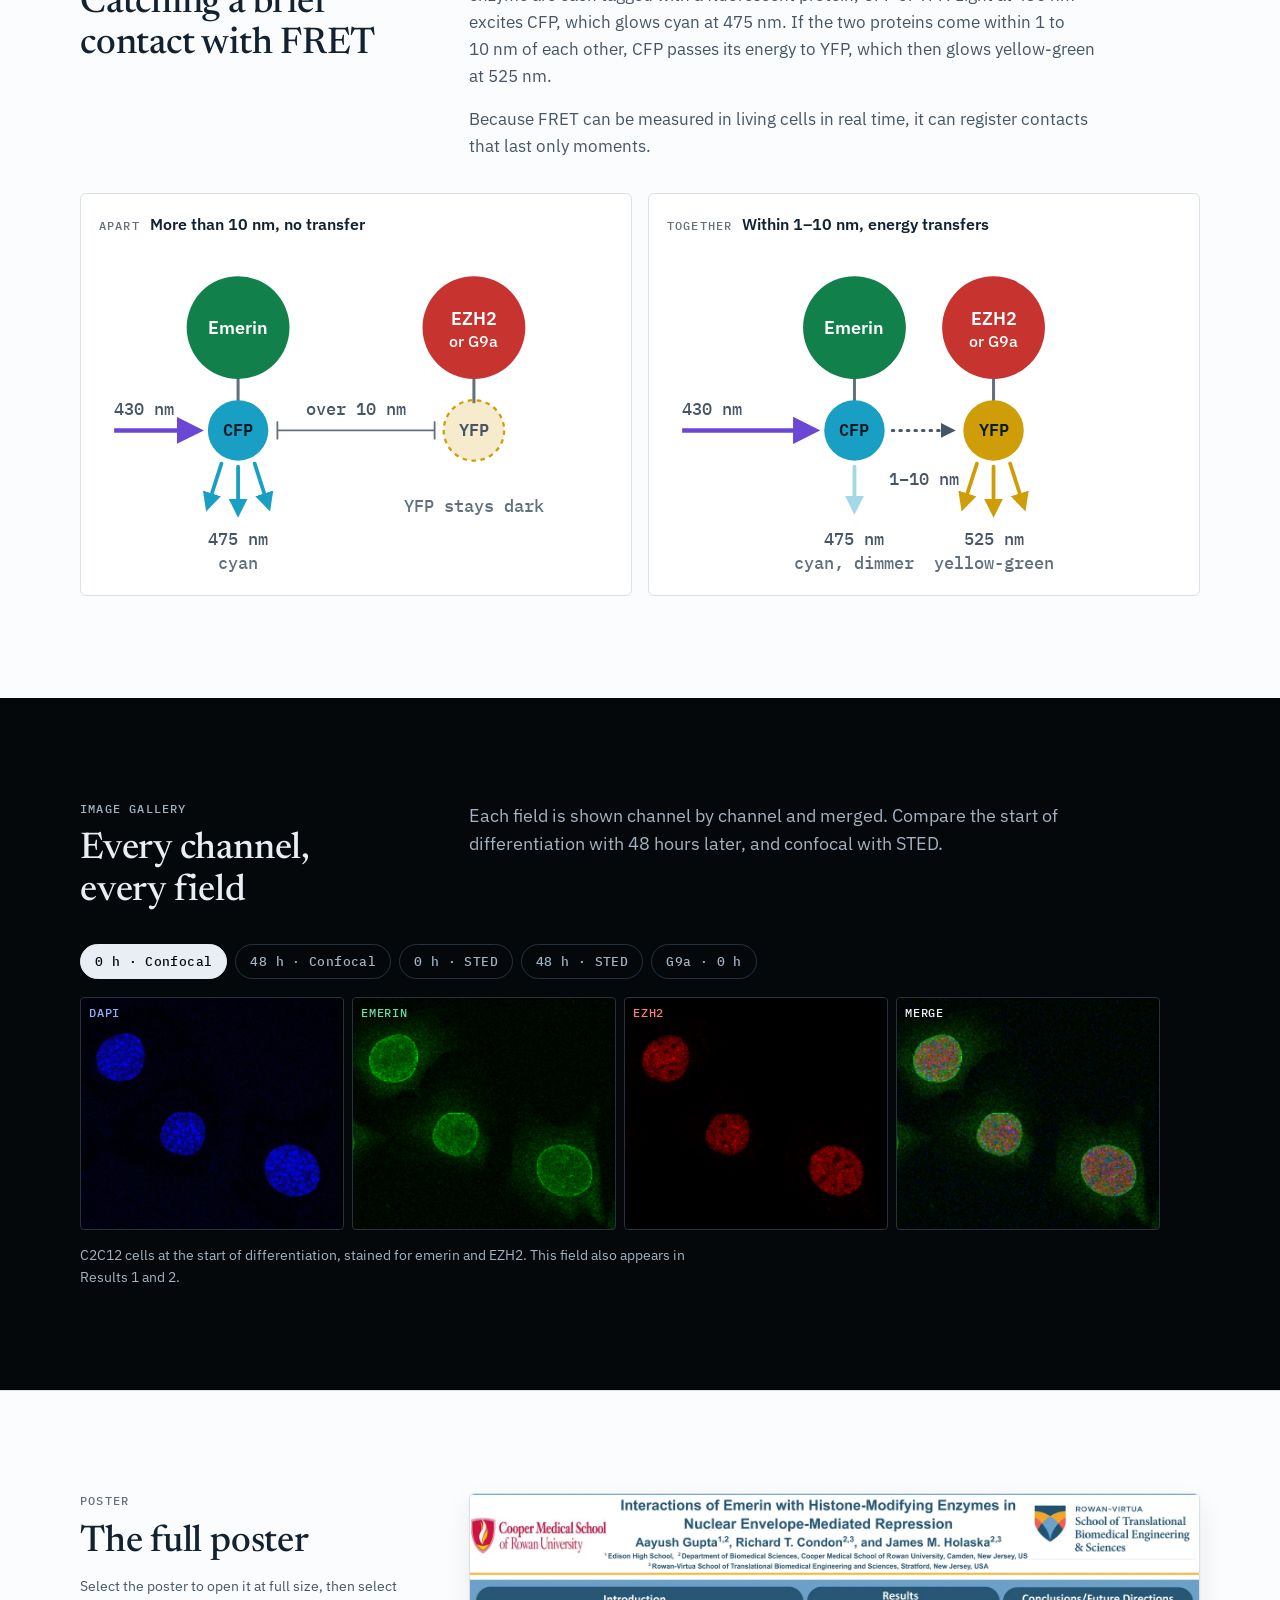
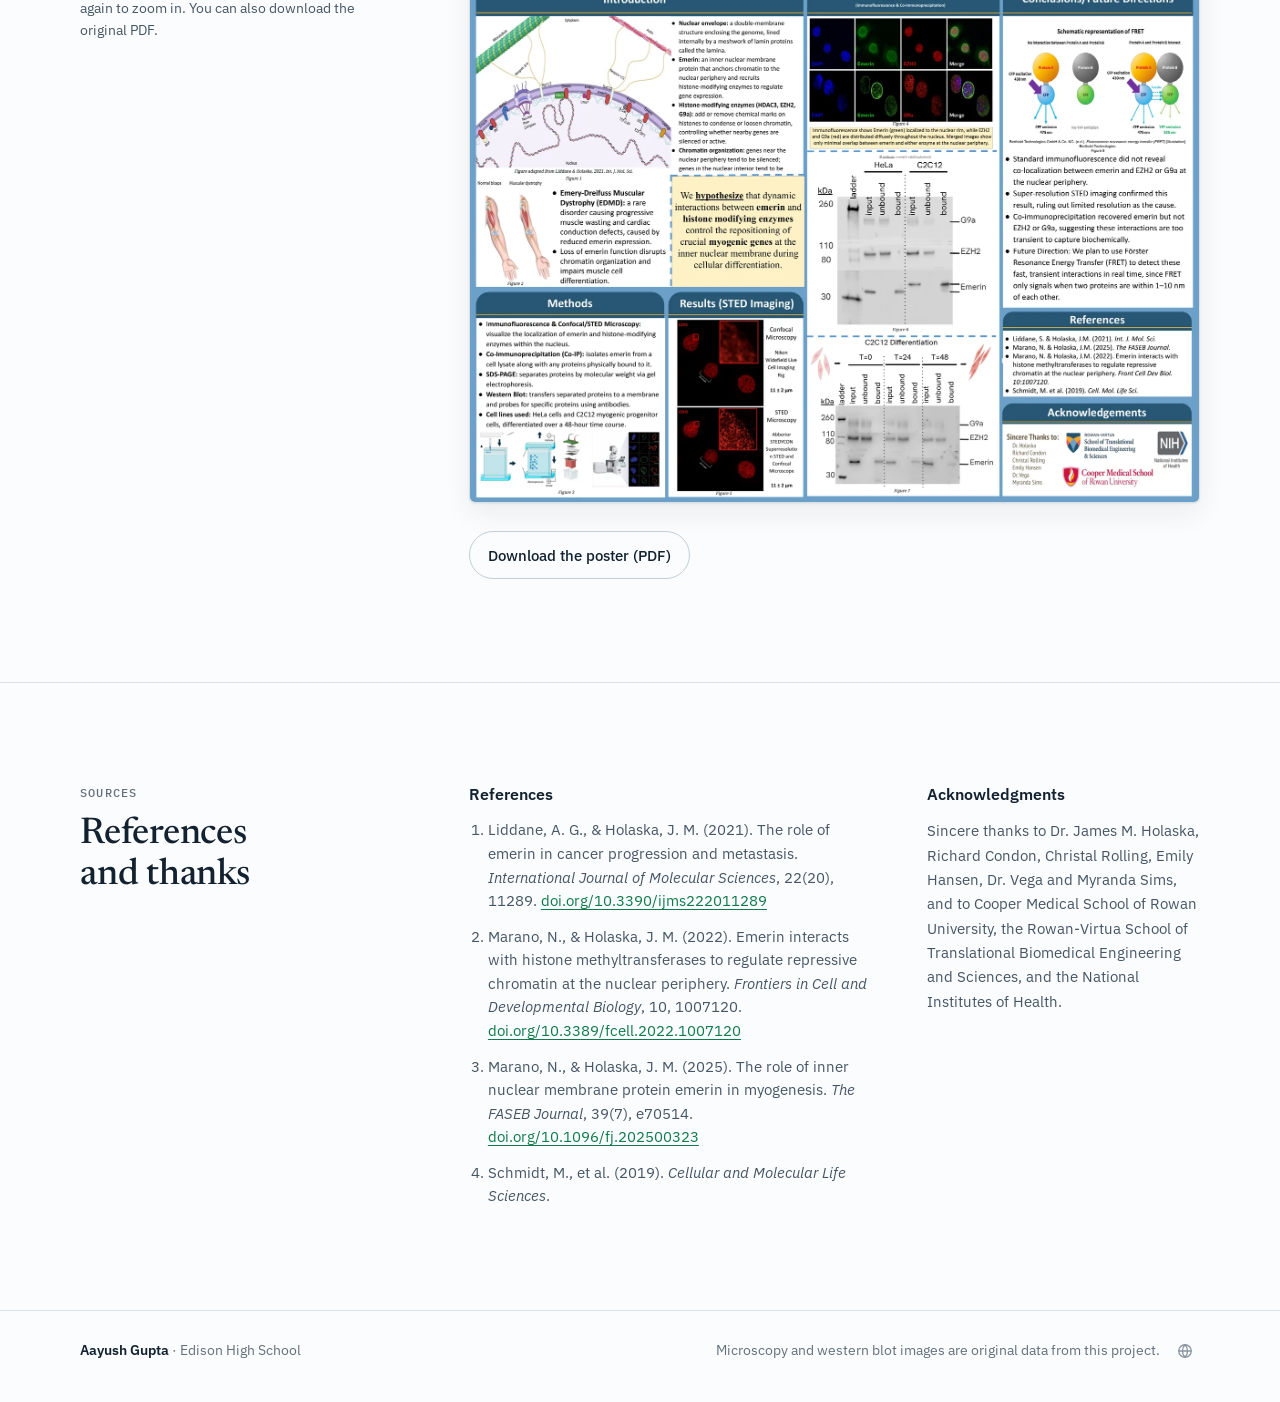
<file: research.html>
<!doctype html>
<html lang="en">
<head>
<meta charset="utf-8">
<meta name="viewport" content="width=device-width, initial-scale=1">
<title>Interactions of Emerin with Histone-Modifying Enzymes in Nuclear Envelope-Mediated Repression</title>
<meta name="description" content="Aayush Gupta's research on whether the nuclear envelope protein emerin partners with the gene-silencing enzymes EZH2 and G9a, with original microscopy and western blot data.">
<meta property="og:type" content="website">
<meta property="og:title" content="Interactions of Emerin with Histone-Modifying Enzymes | Aayush Gupta">
<meta property="og:description" content="Research on whether the nuclear envelope protein emerin partners with the gene-silencing enzymes EZH2 and G9a, with original microscopy and western blot data.">
<link rel="icon" href="data:image/svg+xml,%3Csvg xmlns='http://www.w3.org/2000/svg' viewBox='0 0 32 32'%3E%3Crect width='32' height='32' rx='7' fill='%2305080b'/%3E%3Ccircle cx='16' cy='16' r='9' fill='none' stroke='%2362e2a0' stroke-width='3'/%3E%3Ccircle cx='14' cy='15' r='2.2' fill='%2393acff'/%3E%3Ccircle cx='18.5' cy='18.5' r='1.7' fill='%23ff7d76'/%3E%3C/svg%3E">
<style>html{-webkit-text-size-adjust:100%}body{margin:0}[hidden]{display:none !important}</style>
<link rel="preconnect" href="https://fonts.googleapis.com">
<link rel="preconnect" href="https://fonts.gstatic.com" crossorigin>
<link rel="stylesheet" href="https://fonts.googleapis.com/css2?family=IBM+Plex+Mono:wght@400;500&family=IBM+Plex+Sans:ital,wght@0,400;0,500;0,600;1,400&family=Newsreader:ital,opsz,wght@0,6..72,400..600;1,6..72,400..500&display=swap">
<style>
/* Layout: a journal figure plate. Headings sit in a left margin column, text and figures run in the wider right column, and wide figures break out to full width. Microscopy always sits on black stage plates. The only chromatic system is the fluorescence channel code: DNA blue, emerin green, enzyme red. */
:root{
  --paper:#fbfcfd; --paper-2:#f0f4f7; --card:#ffffff; --sheet:#ffffff;
  --ink:#132230; --ink-2:#465665; --ink-3:#62707d;
  --rule:#d9e1e8; --rule-2:#c2ced8;
  --accent:#0f7a4b; --accent-ink:#ffffff;
  --dapi:#2d5bd6; --emerin:#12804b; --enzyme:#c7342f;
  --on-emerin:#ffffff; --on-enzyme:#ffffff;
  --cfp:#1a9fc4; --yfp:#cf9d08; --excite:#6a47d4; --on-fp:#0a1c24;
  --d-membrane:#a7b6c4; --d-lamina:#b2bfcb; --d-npc:#7f91a2; --d-cyto:#f2f5f8; --d-nucleo:#e9eff5;
  --shadow:0 1px 2px rgba(19,34,48,.06), 0 10px 28px rgba(19,34,48,.07);
  --stage:#05080b; --stage-2:#0e151b; --stage-rule:#26323d; --stage-ink:#e8eef3; --stage-ink-2:#a3b3c1; --stage-veil:rgba(5,8,11,.62);
  --ch-dapi:#93acff; --ch-emerin:#62e2a0; --ch-red:#ff7d76; --ch-white:#f2f5f8;
  --font-display:"Newsreader","Iowan Old Style","Palatino Linotype",Georgia,serif;
  --font-body:"IBM Plex Sans","Segoe UI",system-ui,-apple-system,sans-serif;
  --font-mono:"IBM Plex Mono",ui-monospace,"SFMono-Regular",Menlo,Consolas,monospace;
  --step-0:1.0625rem; --step-2:1.45rem;
  --step-3:clamp(1.65rem, 1.15rem + 1.5vw, 2.3rem);
  --step-4:clamp(2.1rem, 1.3rem + 2.6vw, 3.2rem);
  --radius:6px;
}
@media (prefers-color-scheme: dark){
  :root:not([data-theme="light"]){
    --paper:#0b1117; --paper-2:#111a22; --card:#131d27;
    --ink:#e5ebf0; --ink-2:#aab7c3; --ink-3:#8b98a5;
    --rule:#22303d; --rule-2:#304150;
    --accent:#4cc38a; --accent-ink:#06150d;
    --dapi:#86a2ff; --emerin:#4cc88b; --enzyme:#ff746d;
    --on-emerin:#052014; --on-enzyme:#2a0907;
    --cfp:#52cbee; --yfp:#f0c845; --excite:#a08bff;
    --d-membrane:#506479; --d-lamina:#3b4d5f; --d-npc:#71869a; --d-cyto:#0f171e; --d-nucleo:#111d28;
    --shadow:0 1px 2px rgba(0,0,0,.4), 0 10px 28px rgba(0,0,0,.35);
    color-scheme:dark;
  }
}
:root[data-theme="dark"]{
  --paper:#0b1117; --paper-2:#111a22; --card:#131d27;
  --ink:#e5ebf0; --ink-2:#aab7c3; --ink-3:#8b98a5;
  --rule:#22303d; --rule-2:#304150;
  --accent:#4cc38a; --accent-ink:#06150d;
  --dapi:#86a2ff; --emerin:#4cc88b; --enzyme:#ff746d;
  --on-emerin:#052014; --on-enzyme:#2a0907;
  --cfp:#52cbee; --yfp:#f0c845; --excite:#a08bff;
  --d-membrane:#506479; --d-lamina:#3b4d5f; --d-npc:#71869a; --d-cyto:#0f171e; --d-nucleo:#111d28;
  --shadow:0 1px 2px rgba(0,0,0,.4), 0 10px 28px rgba(0,0,0,.35);
  color-scheme:dark;
}

*,*::before,*::after{box-sizing:border-box}
html{scroll-behavior:smooth}
body{background:var(--paper); color:var(--ink); font-family:var(--font-body); font-size:var(--step-0); line-height:1.6; -webkit-font-smoothing:antialiased; text-rendering:optimizeLegibility}
body::before{content:""; position:fixed; inset:0 0 auto; height:env(safe-area-inset-top, 0px); z-index:10; background:var(--paper)}
p, h1, h2, h3, figure, dl, dd, ol, ul{margin:0}
a{color:var(--accent); text-underline-offset:3px; text-decoration-thickness:1px}
:focus-visible{outline:2px solid var(--accent); outline-offset:3px; border-radius:2px}
[tabindex="-1"]:focus{outline:none}
[id]{scroll-margin-top:calc(env(safe-area-inset-top, 0px) + 76px)}
img{display:block; max-width:100%; height:auto}

.wrap{max-width:1184px; margin-inline:auto; padding-left:max(16px, env(safe-area-inset-left, 0px)); padding-right:max(16px, env(safe-area-inset-right, 0px))}
@media (min-width:720px){
  .wrap{padding-left:max(32px, env(safe-area-inset-left, 0px)); padding-right:max(32px, env(safe-area-inset-right, 0px))}
}

.eyebrow{font-family:var(--font-mono); font-size:.75rem; font-weight:500; line-height:1.4; letter-spacing:.1em; text-transform:uppercase; color:var(--ink-3)}
h1, h2, h3{font-family:var(--font-display); font-weight:500; color:var(--ink); text-wrap:balance; font-optical-sizing:auto}
h1{font-size:var(--step-4); line-height:1.07; letter-spacing:-.012em}
h2{font-size:var(--step-3); line-height:1.12; letter-spacing:-.006em}
h3{font-size:var(--step-2); line-height:1.22}
.prose{display:grid; gap:16px; max-width:64ch; color:var(--ink-2)}
.prose strong{color:var(--ink); font-weight:600}
.prose-lead{font-size:1.15rem; line-height:1.55; color:var(--ink-2); max-width:60ch}
.caption, .figure > figcaption{font-size:.9rem; line-height:1.5; color:var(--ink-2); max-width:76ch}
.caption b, .figure > figcaption b{color:var(--ink); font-weight:600}

/* Header */
.site-header{position:sticky; top:env(safe-area-inset-top, 0px); z-index:20; background:var(--paper); border-bottom:1px solid var(--rule)}
.header-inner{display:flex; align-items:center; justify-content:space-between; gap:24px; min-height:60px}
.brand{display:flex; align-items:baseline; gap:10px; color:var(--ink); text-decoration:none; min-width:0}
.brand-name{font-family:var(--font-display); font-size:1.25rem; font-weight:500; white-space:nowrap}
.brand-sub{font-family:var(--font-mono); font-size:.7rem; letter-spacing:.1em; text-transform:uppercase; color:var(--ink-3)}
.site-nav{display:flex; gap:2px}
.site-nav a{font-size:.9rem; color:var(--ink-2); text-decoration:none; padding:8px 10px; border-radius:6px; transition:color .15s, background-color .15s}
.site-nav a:hover{color:var(--ink); background:var(--paper-2)}
.site-nav a[aria-current="true"]{color:var(--ink); box-shadow:inset 0 -2px 0 var(--accent); border-radius:0}
.header-poster{display:none; font-size:.88rem; font-weight:500; color:var(--ink); text-decoration:none; padding:7px 14px; border:1px solid var(--rule-2); border-radius:999px; white-space:nowrap}
@media (max-width:860px){
  .site-nav{display:none}
  .header-poster{display:inline-flex}
}

/* Buttons */
.btn{display:inline-flex; align-items:center; gap:8px; padding:11px 18px; border-radius:999px; font-size:.95rem; font-weight:500; text-decoration:none; border:1px solid transparent; transition:background-color .15s, color .15s, border-color .15s}
.btn-primary{background:var(--ink); color:var(--paper)}
.btn-primary:hover{background:var(--accent); color:var(--accent-ink)}
.btn-ghost{color:var(--ink); border-color:var(--rule-2)}
.btn-ghost:hover{border-color:var(--ink)}
.zoom-btn{appearance:none; -webkit-appearance:none; display:block; width:100%; margin:0; padding:0; border:0; background:none; color:inherit; font:inherit; text-align:inherit; cursor:zoom-in}

/* Hero */
.hero{padding-block:clamp(40px, 7vw, 84px) clamp(32px, 5vw, 56px)}
.hero-head{display:grid; gap:16px}
.hero h1{max-width:36ch}
.hero-grid{display:grid; grid-template-columns:minmax(0, 1.2fr) minmax(0, .8fr); gap:clamp(32px, 5vw, 72px); align-items:start; margin-top:clamp(24px, 3.5vw, 40px)}
.hero-grid > *{min-width:0}
.hero-text{display:grid; gap:18px; align-content:start}
.authors{font-size:1.06rem; color:var(--ink)}
.authors strong{font-weight:600}
.authors sup, .affils sup{font-family:var(--font-mono); font-size:.68em; color:var(--ink-3); margin-left:1px}
.affils{list-style:none; padding:0; display:grid; gap:3px; font-size:.86rem; line-height:1.45; color:var(--ink-3)}
.affils sup{margin:0 4px 0 0}
.lede{font-size:1.18rem; line-height:1.55; color:var(--ink-2); max-width:56ch}
.cta{display:flex; flex-wrap:wrap; gap:12px; margin-top:4px}
.page-note{display:grid; gap:6px; max-width:56ch; padding-top:16px; border-top:1px solid var(--rule)}
.page-note p:last-child{font-size:.98rem; line-height:1.55; color:var(--ink-2)}
.eyepiece{display:grid; gap:18px; justify-items:start; padding:12px}
.ocular{position:relative; width:min(100%, 420px); max-width:100%; aspect-ratio:1; border-radius:50%; overflow:hidden; background:var(--stage); box-shadow:0 0 0 10px var(--paper-2), 0 0 0 11px var(--rule-2), var(--shadow)}
.ocular img{width:100%; height:100%; object-fit:cover; object-position:46% 50%}
.reticle{position:absolute; inset:0; width:100%; height:100%; pointer-events:none}
.r-line{fill:none; stroke:var(--ch-white); stroke-opacity:.26; stroke-width:1; vector-effect:non-scaling-stroke}
.eyepiece figcaption{display:grid; gap:8px; font-size:.9rem; line-height:1.5; color:var(--ink-2); max-width:44ch}
@media (max-width:900px){
  .hero-grid{grid-template-columns:1fr}
  .ocular{width:min(100%, 340px)}
}

.chips{display:flex; flex-wrap:wrap; gap:6px 14px; font-family:var(--font-mono); font-size:.74rem; font-weight:500; letter-spacing:.04em}
.chip{display:inline-flex; align-items:center; gap:6px; white-space:nowrap}
.chip::before{content:""; width:8px; height:8px; border-radius:50%; background:currentColor; flex:none}
.chip.dapi{color:var(--dapi)}
.chip.emerin{color:var(--emerin)}
.chip.enzyme{color:var(--enzyme)}

/* At a glance */
.glance{padding-block:0 clamp(48px, 7vw, 88px)}
.glance-grid{display:grid; grid-template-columns:repeat(4, minmax(0, 1fr)); gap:24px 32px; padding:24px clamp(20px, 3vw, 32px); background:var(--paper-2); border-radius:var(--radius)}
.glance-item{display:grid; gap:8px; align-content:start; min-width:0}
.glance-item dt{font-family:var(--font-mono); font-size:.72rem; font-weight:500; letter-spacing:.1em; text-transform:uppercase; color:var(--ink-3)}
.glance-item dd{color:var(--ink); font-size:.98rem; line-height:1.5}
@media (max-width:960px){ .glance-grid{grid-template-columns:repeat(2, minmax(0, 1fr))} }
@media (max-width:560px){ .glance-grid{grid-template-columns:1fr} }

/* Sections */
.section{padding-block:clamp(56px, 8vw, 104px); border-top:1px solid var(--rule)}
.section-grid{display:grid; grid-template-columns:minmax(0, 1fr) minmax(0, 2.25fr); gap:clamp(20px, 3vw, 32px) clamp(32px, 5vw, 72px); align-items:start}
.section-grid > *{min-width:0}
.section-head{display:grid; gap:12px; align-content:start}
.section-body{display:grid; gap:28px; align-content:start}
.full{grid-column:1 / -1}
@media (max-width:900px){ .section-grid{grid-template-columns:1fr} }

/* Background */
.figure{display:grid; gap:12px}
.diagram-scroll{overflow-x:auto; -webkit-overflow-scrolling:touch}
.diagram-scroll svg{display:block; width:100%; height:auto; min-width:600px}
.terms{display:grid; grid-template-columns:repeat(2, minmax(0, 1fr)); gap:24px 40px}
.term{display:grid; gap:6px; align-content:start; padding-top:14px; border-top:1px solid var(--rule)}
.term dt{font-weight:600; color:var(--ink)}
.term dd{color:var(--ink-2); font-size:.97rem; line-height:1.55}
.term .marks{display:block; margin-top:6px; font-family:var(--font-mono); font-size:.76rem; color:var(--ink-3)}
.callout{display:grid; gap:10px; padding:24px clamp(20px, 3vw, 32px); background:var(--paper-2); border-radius:var(--radius)}
.callout h3{font-size:1.35rem}
.callout p:last-child{color:var(--ink-2); max-width:66ch}
@media (max-width:640px){ .terms{grid-template-columns:1fr} }

/* Diagram drawing classes */
.d-cyto{fill:var(--d-cyto)}
.d-nucleo{fill:var(--d-nucleo)}
.d-mesh{fill:none; stroke:var(--d-lamina); stroke-width:1.2}
.d-membrane{fill:var(--d-membrane)}
.d-membrane-arc{fill:none; stroke:var(--d-membrane); stroke-width:8}
.d-npc{fill:var(--d-npc)}
.d-npc-line{fill:none; stroke:var(--d-npc); stroke-width:1.6; stroke-linecap:round}
.d-emerin{fill:var(--emerin)}
.d-enzyme{fill:var(--enzyme)}
.d-pill-text{fill:var(--on-enzyme); font-family:var(--font-mono); font-size:10.5px; font-weight:500}
.d-nuc{fill:var(--dapi)}
.d-dna{fill:none; stroke:var(--dapi); stroke-width:2; stroke-linecap:round; stroke-opacity:.7}
.d-dash{fill:none; stroke:var(--enzyme); stroke-width:1.6; stroke-dasharray:4 4}
.d-q{fill:var(--paper); stroke:var(--enzyme); stroke-width:1.6}
.d-q-text{fill:var(--enzyme); font-family:var(--font-body); font-size:13px; font-weight:700}
.d-region{fill:var(--ink-3); font-family:var(--font-mono); font-size:10.5px; letter-spacing:.12em}
.d-structure{fill:var(--ink); font-family:var(--font-body); font-size:12.5px; font-weight:500}
.d-sub{fill:var(--ink-3); font-family:var(--font-body); font-size:11.5px}
.d-label-emerin{fill:var(--emerin); font-family:var(--font-body); font-size:12px; font-weight:600}
.d-label-muted{fill:var(--ink-3); font-family:var(--font-body); font-size:11px}
.d-label-enzyme{fill:var(--enzyme); font-family:var(--font-body); font-size:11.5px; font-style:italic}
.d-bracket{fill:none; stroke:var(--ink-3); stroke-width:1.2}

/* Hypothesis */
.hypothesis{padding-block:clamp(52px, 7vw, 88px); background:var(--paper-2); border-top:1px solid var(--rule)}
.hypo-quote{font-family:var(--font-display); font-size:clamp(1.45rem, 1.05rem + 1.45vw, 2.1rem); line-height:1.32; font-weight:400; color:var(--ink); text-wrap:pretty; max-width:34em}
.k-emerin{color:var(--emerin); font-weight:500}
.k-enzyme{color:var(--enzyme); font-weight:500}
.hypo-gloss{display:grid; gap:6px; padding-top:20px; border-top:1px solid var(--rule-2); color:var(--ink-2); max-width:62ch}

/* Approach */
.methods{display:grid; grid-template-columns:repeat(4, minmax(0, 1fr)); gap:16px}
.method{display:grid; gap:10px; align-content:start; padding:20px; background:var(--card); border:1px solid var(--rule); border-radius:var(--radius)}
.method svg{width:40px; height:40px}
.method h3{font-family:var(--font-body); font-size:1rem; font-weight:600; line-height:1.35}
.method p{font-size:.94rem; line-height:1.55; color:var(--ink-2)}
.i-emerin{fill:none; stroke:var(--emerin)}
.i-emerin-fill{fill:var(--emerin)}
.i-dapi-fill{fill:var(--dapi)}
.i-enzyme{fill:none; stroke:var(--enzyme)}
.i-enzyme-fill{fill:var(--enzyme)}
.i-ink{fill:none; stroke:var(--ink)}
.i-ink3{fill:none; stroke:var(--ink-3)}
.i-ink3-fill{fill:var(--ink-3)}
.models{display:grid; grid-template-columns:repeat(2, minmax(0, 1fr)); gap:16px 40px; padding-top:24px; border-top:1px solid var(--rule)}
.models > .eyebrow{grid-column:1 / -1}
.model{display:grid; gap:6px; align-content:start}
.model h3{font-family:var(--font-body); font-size:1.02rem; font-weight:600}
.model p{font-size:.96rem; color:var(--ink-2)}
.timeline{list-style:none; padding:0; margin-top:8px; display:flex; align-items:center; max-width:340px}
.timeline li{display:flex; align-items:center; gap:8px; flex:1 1 0; font-family:var(--font-mono); font-size:.8rem; color:var(--ink); white-space:nowrap}
.timeline li::before{content:""; width:10px; height:10px; flex:none; border-radius:50%; border:2px solid var(--emerin); background:var(--paper)}
.timeline li:not(:last-child)::after{content:""; flex:1; height:2px; margin-right:8px; background:var(--rule-2)}
.timeline li:last-child{flex:0 0 auto}
@media (max-width:1000px){ .methods{grid-template-columns:repeat(2, minmax(0, 1fr))} }
@media (max-width:640px){ .methods, .models{grid-template-columns:1fr} }

/* Findings */
.result{display:grid; gap:28px; margin-top:clamp(48px, 7vw, 80px); padding-top:clamp(32px, 5vw, 48px); border-top:1px solid var(--rule)}
.result-head{display:grid; gap:10px; align-content:start}
.result-label{display:flex; align-items:center; gap:10px; font-family:var(--font-mono); font-size:.74rem; font-weight:500; letter-spacing:.1em; text-transform:uppercase; color:var(--ink-3)}
.result-label .num{display:inline-grid; place-items:center; width:24px; height:24px; flex:none; border-radius:50%; border:1px solid var(--ink); color:var(--ink); letter-spacing:0}
.if-figure{display:grid; gap:20px}
.if-row{display:grid; gap:10px}
.if-row-label{display:flex; flex-wrap:wrap; align-items:center; gap:4px 12px; font-size:.9rem; color:var(--ink-2)}
.panels{display:grid; grid-template-columns:repeat(4, minmax(0, 1fr)); gap:6px}
.panel{position:relative; max-width:100%; aspect-ratio:200 / 177; overflow:hidden; border-radius:4px; background:var(--stage)}
.panel img{width:100%; height:100%; object-fit:cover}
.panel figcaption{position:absolute; left:9px; top:7px; font-family:var(--font-mono); font-size:.72rem; font-weight:500; letter-spacing:.07em; text-transform:uppercase; text-shadow:0 1px 3px var(--stage)}
.ch-dapi figcaption{color:var(--ch-dapi)}
.ch-emerin figcaption{color:var(--ch-emerin)}
.ch-red figcaption{color:var(--ch-red)}
.ch-merge figcaption{color:var(--ch-white)}
.panel-empty{display:grid; place-items:center; padding:12px; text-align:center; font-family:var(--font-mono); font-size:.72rem; color:var(--stage-ink-2)}
@media (max-width:640px){ .panels{grid-template-columns:repeat(2, minmax(0, 1fr))} }

.sted-layout{display:grid; grid-template-columns:minmax(0, 7fr) minmax(0, 5fr); gap:20px 28px; align-items:start}
.sted-layout > *{min-width:0}
.compare{position:relative; max-width:100%; aspect-ratio:1200 / 1066; overflow:hidden; border-radius:var(--radius); background:var(--stage); touch-action:pan-y; cursor:ew-resize; user-select:none; -webkit-user-select:none; --pos:50%}
.compare img{position:absolute; inset:0; width:100%; height:100%; pointer-events:none; -webkit-user-drag:none}
.compare .after{clip-path:inset(0 0 0 var(--pos))}
.compare .divider{position:absolute; top:0; bottom:0; left:var(--pos); width:2px; margin-left:-1px; background:var(--ch-white); opacity:.9; pointer-events:none}
.compare .knob{position:absolute; top:50%; left:var(--pos); width:44px; height:44px; margin:-22px 0 0 -22px; display:grid; place-items:center; border-radius:50%; background:var(--stage); border:2px solid var(--ch-white); color:var(--ch-white); pointer-events:none}
.compare.is-focused .knob{outline:2px solid var(--ch-emerin); outline-offset:3px}
.compare .tag{position:absolute; top:10px; padding:4px 8px; border-radius:4px; background:var(--stage-veil); color:var(--ch-white); font-family:var(--font-mono); font-size:.72rem; font-weight:500; letter-spacing:.08em; text-transform:uppercase; pointer-events:none}
.compare .tag-left{left:10px}
.compare .tag-right{right:10px}
.zoombox{position:absolute; left:19.84%; top:16.94%; width:4.45%; height:5.51%; border:1.5px solid var(--ch-white); box-shadow:0 0 0 1px var(--stage); pointer-events:none}
.sr-range{position:absolute; left:0; bottom:0; width:1px; height:1px; opacity:0; margin:0; pointer-events:none}
.closeups-wrap{display:grid; gap:12px}
.closeups{display:grid; grid-template-columns:1fr 1fr; gap:10px}
.closeup{display:grid; gap:8px}
.closeup .frame{position:relative; max-width:100%; aspect-ratio:456 / 504; overflow:hidden; border-radius:4px; background:var(--stage); outline:1.5px solid var(--rule-2); outline-offset:-1.5px}
.closeup .frame img{width:100%; height:100%; object-fit:cover}
.closeup figcaption{font-family:var(--font-mono); font-size:.72rem; font-weight:500; letter-spacing:.07em; text-transform:uppercase; color:var(--ink-2)}
@media (max-width:900px){ .sted-layout{grid-template-columns:1fr} }

.lanes{display:grid; grid-template-columns:repeat(3, minmax(0, 1fr)); gap:16px 24px}
.lanes div{display:grid; gap:4px; align-content:start; padding-top:10px; border-top:2px solid var(--ink)}
.lanes dt{font-family:var(--font-mono); font-size:.86rem; font-weight:500; color:var(--ink)}
.lanes dd{font-size:.92rem; line-height:1.5; color:var(--ink-2)}
.blots{display:grid; grid-template-columns:minmax(0, 1fr) minmax(0, 1fr); gap:24px; align-items:start}
.blot{display:grid; gap:10px; min-width:0}
.sheet{padding:10px; background:var(--sheet); border:1px solid var(--rule); border-radius:var(--radius)}
.sheet img{width:100%}
.blot figcaption{font-size:.9rem; line-height:1.5; color:var(--ink-2)}
.blot figcaption b{color:var(--ink); font-weight:600}
@media (max-width:760px){ .blots, .lanes{grid-template-columns:1fr} }

.synthesis{display:grid; gap:20px; margin-top:clamp(48px, 7vw, 80px); padding:clamp(22px, 3vw, 36px); background:var(--card); border:1px solid var(--rule); border-radius:var(--radius); box-shadow:var(--shadow)}
.synthesis-head{display:grid; gap:8px}
.synthesis > p{color:var(--ink-2); max-width:70ch}
.table-scroll{overflow-x:auto; -webkit-overflow-scrolling:touch}
.summary{width:100%; min-width:540px; border-collapse:collapse; font-size:.95rem}
.summary th, .summary td{text-align:left; vertical-align:top; padding:12px 18px 12px 0; border-bottom:1px solid var(--rule)}
.summary thead th{padding-top:0; font-family:var(--font-mono); font-size:.72rem; font-weight:500; letter-spacing:.1em; text-transform:uppercase; color:var(--ink-3)}
.summary tbody th{font-weight:600; color:var(--ink)}
.summary td{color:var(--ink-2)}
.summary td.out{color:var(--ink); font-weight:500}
@media (max-width:640px){
  .summary{min-width:0}
  .summary thead{position:absolute; width:1px; height:1px; overflow:hidden; clip:rect(0 0 0 0); white-space:nowrap}
  .summary tr{display:grid; gap:8px; padding:14px 0; border-bottom:1px solid var(--rule)}
  .summary th, .summary td{display:block; padding:0; border:0}
  .summary td::before{content:attr(data-label); display:block; margin-bottom:2px; font-family:var(--font-mono); font-size:.68rem; font-weight:500; letter-spacing:.1em; text-transform:uppercase; color:var(--ink-3)}
}
.scroll-hint{display:none; font-family:var(--font-mono); font-size:.72rem; letter-spacing:.06em; color:var(--ink-3)}
@media (max-width:640px){ .scroll-hint{display:block} }

/* FRET */
.fret{display:grid; grid-template-columns:repeat(2, minmax(0, 1fr)); gap:16px}
.fret-panel{display:grid; gap:12px; align-content:start; padding:18px 18px 10px; background:var(--card); border:1px solid var(--rule); border-radius:var(--radius)}
.fret-panel svg{display:block; width:100%; height:auto}
.fret-title{display:flex; flex-wrap:wrap; align-items:baseline; gap:4px 10px; font-size:1rem; font-weight:600; color:var(--ink)}
.fret-title .state{font-family:var(--font-mono); font-size:.72rem; font-weight:500; letter-spacing:.1em; text-transform:uppercase; color:var(--ink-3)}
.f-emerin{fill:var(--emerin)}
.f-enzyme{fill:var(--enzyme)}
.f-cfp{fill:var(--cfp)}
.f-yfp{fill:var(--yfp)}
.f-yfp-off{fill:var(--yfp); fill-opacity:.2; stroke:var(--yfp); stroke-width:1.5; stroke-dasharray:3 3}
.f-on-emerin{fill:var(--on-emerin); font:600 12px var(--font-body)}
.f-on-enzyme{fill:var(--on-enzyme); font:600 12px var(--font-body)}
.f-on-enzyme-sm{fill:var(--on-enzyme); font:500 10.5px var(--font-body)}
.f-fp{fill:var(--on-fp); font:600 11px var(--font-mono)}
.f-fp-off{fill:var(--ink-2); font:600 11px var(--font-mono)}
.f-link{stroke:var(--ink-3); stroke-width:2}
.f-ex{fill:none; stroke:var(--excite); stroke-width:3}
.f-ex-head{fill:var(--excite)}
.f-cfp-ray{fill:none; stroke:var(--cfp); stroke-width:2.5; stroke-linecap:round}
.f-cfp-head{fill:var(--cfp)}
.f-yfp-ray{fill:none; stroke:var(--yfp); stroke-width:2.5; stroke-linecap:round}
.f-yfp-head{fill:var(--yfp)}
.f-faint{opacity:.4}
.f-transfer{fill:none; stroke:var(--ink-2); stroke-width:2; stroke-dasharray:1 4; stroke-linecap:round}
.f-transfer-head{fill:var(--ink-2)}
.f-dim{fill:none; stroke:var(--ink-3); stroke-width:1.2}
.f-label{fill:var(--ink-2); font:500 11.5px var(--font-mono)}
.f-muted{fill:var(--ink-3)}
@media (max-width:720px){ .fret{grid-template-columns:1fr} }

/* Gallery */
.gallery{background:var(--stage); color:var(--stage-ink); border-top:0}
.gallery .eyebrow{color:var(--stage-ink-2)}
.gallery h2{color:var(--stage-ink)}
.gallery .prose-lead, .gallery .caption{color:var(--stage-ink-2)}
.gallery :focus-visible{outline-color:var(--ch-emerin)}
.gallery-body{display:grid; gap:18px}
.tabs{display:flex; flex-wrap:wrap; gap:8px}
.tab{appearance:none; -webkit-appearance:none; margin:0; padding:8px 14px; border:1px solid var(--stage-rule); border-radius:999px; background:transparent; color:var(--stage-ink-2); font-family:var(--font-mono); font-size:.8rem; font-weight:500; letter-spacing:.03em; cursor:pointer; transition:color .15s, border-color .15s, background-color .15s}
.tab:hover{color:var(--stage-ink); border-color:var(--stage-ink-2)}
.tab[aria-selected="true"]{color:var(--stage); background:var(--stage-ink); border-color:var(--stage-ink)}
.tabpanel{display:grid; gap:14px}
.tabpanel .panels{grid-template-columns:repeat(var(--n), minmax(0, 264px)); gap:8px}
.tabpanel .panel{outline:1px solid var(--stage-rule); outline-offset:-1px}
@media (max-width:640px){
  .tabpanel .panels{grid-template-columns:repeat(2, minmax(0, 1fr))}
  .tabpanel .panels[data-n="3"] .ch-merge{grid-column:1 / -1}
}

/* Poster */
.poster-frame{overflow:hidden; background:var(--card); border:1px solid var(--rule); border-radius:var(--radius); box-shadow:var(--shadow)}
.poster-frame img{width:100%}

/* References */
.refs{display:grid; grid-template-columns:minmax(0, 1.5fr) minmax(0, 1fr); gap:28px 48px}
.refs > *{min-width:0; display:grid; gap:14px; align-content:start}
.small-h{font-family:var(--font-body); font-size:1rem; font-weight:600}
.ref-list{padding-left:1.25em; display:grid; gap:12px; font-size:.95rem; line-height:1.55; color:var(--ink-2)}
.ref-list a{overflow-wrap:anywhere}
.thanks p{font-size:.95rem; line-height:1.6; color:var(--ink-2)}
@media (max-width:760px){ .refs{grid-template-columns:1fr} }

.site-footer{border-top:1px solid var(--rule); padding-block:28px 40px; font-size:.88rem; color:var(--ink-3)}
.footer-inner{display:flex; flex-wrap:wrap; justify-content:space-between; gap:8px 32px}
.site-footer strong{color:var(--ink); font-weight:600}

/* Zoom viewer */
dialog.zoom{width:100vw; height:100vh; height:100dvh; max-width:none; max-height:none; margin:0; padding:0; border:0; background:var(--stage); color:var(--stage-ink); overflow:hidden}
dialog.zoom::backdrop{background:var(--stage-veil)}
.zoom-stage{position:absolute; inset:0; overflow:auto; display:grid; place-items:center; padding:calc(env(safe-area-inset-top, 0px) + 64px) max(16px, env(safe-area-inset-right, 0px)) calc(env(safe-area-inset-bottom, 0px) + 16px) max(16px, env(safe-area-inset-left, 0px))}
.zoom-stage img{max-width:100%; max-height:100%; width:auto; height:auto; object-fit:contain; cursor:zoom-in}
.zoom-stage.is-actual{place-items:start}
.zoom-stage.is-actual img{max-width:none; max-height:none; cursor:zoom-out}
.zoom-bar{position:absolute; top:0; left:0; right:0; z-index:2; display:flex; justify-content:flex-end; gap:8px; padding:calc(env(safe-area-inset-top, 0px) + 12px) max(16px, env(safe-area-inset-right, 0px)) 12px max(16px, env(safe-area-inset-left, 0px)); pointer-events:none}
.zoom-ctl{pointer-events:auto; appearance:none; -webkit-appearance:none; margin:0; padding:9px 16px; border:1px solid var(--stage-rule); border-radius:999px; background:var(--stage-2); color:var(--stage-ink); font-family:var(--font-body); font-size:.9rem; font-weight:500; cursor:pointer}
.zoom-ctl:hover{border-color:var(--stage-ink-2)}
dialog.zoom :focus-visible{outline-color:var(--ch-emerin)}

@media (prefers-reduced-motion: reduce){
  html{scroll-behavior:auto}
  *, *::before, *::after{transition:none !important}
}
</style>
<link rel="stylesheet" href="browser.css">
</head>
<body>


<header class="site-header">
  <div class="wrap header-inner">
    <a class="brand" href="index.html" title="Home"><span class="brand-name">Aayush Gupta</span><span class="brand-sub">Research</span></a>
    <nav class="site-nav" aria-label="Sections">
      <a href="#background">Background</a>
      <a href="#approach">Approach</a>
      <a href="#findings">Findings</a>
      <a href="#next">Next step</a>
      <a href="#gallery">Images</a>
      <a href="#poster">Poster</a>
    </nav>
    <a class="header-poster" href="#poster">View poster</a>
  </div>
</header>

<main id="top">

<section class="hero">
  <div class="wrap">
    <div class="hero-head">
      <p class="eyebrow">Biomedical research poster</p>
      <h1>Interactions of Emerin with Histone-Modifying Enzymes in Nuclear Envelope-Mediated Repression</h1>
    </div>
    <div class="hero-grid">
      <div class="hero-text">
        <p class="authors"><strong>Aayush Gupta</strong><sup>1,2</sup>, Richard T. Condon<sup>2,3</sup> and James M. Holaska<sup>2,3</sup></p>
        <ol class="affils">
          <li><sup>1</sup>Edison High School</li>
          <li><sup>2</sup>Department of Biomedical Sciences, Cooper Medical School of Rowan University, Camden, New Jersey</li>
          <li><sup>3</sup>Rowan-Virtua School of Translational Biomedical Engineering and Sciences, Stratford, New Jersey</li>
        </ol>
        <p class="lede">Genes near the edge of the nucleus tend to stay switched off. Emerin, a nuclear envelope protein that is lost in one form of muscular dystrophy, anchors that silent DNA in place. This project asked whether emerin does its job by partnering directly with two gene-silencing enzymes, EZH2 and G9a.</p>
        <div class="page-note">
          <p class="eyebrow">About this page</p>
          <p>This page presents the research poster in an accessible format, pairing plain-language explanations of the background, methods and findings with the original microscopy and western blot data. The complete poster appears at the end.</p>
        </div>
        <div class="cta">
          <a class="btn btn-primary" href="#findings">See the findings</a>
          <a class="btn btn-ghost" href="#poster">View the full poster</a>
        </div>
      </div>
      <figure class="eyepiece">
        <div class="ocular">
          <img src="hero-merge.jpg" width="536" height="464" fetchpriority="high" alt="Three cell nuclei under a fluorescence microscope. A bright green ring of emerin outlines the center nucleus, with red G9a and blue DNA inside.">
          <svg class="reticle" viewBox="0 0 100 100" aria-hidden="true" focusable="false">
            <circle cx="50" cy="50" r="47.5" class="r-line"/>
            <line x1="6" y1="50" x2="94" y2="50" class="r-line"/>
            <line x1="50" y1="6" x2="50" y2="94" class="r-line"/>
            <line x1="10" y1="48.0" x2="10" y2="52.0" class="r-line"/><line x1="14" y1="49.0" x2="14" y2="51.0" class="r-line"/><line x1="18" y1="49.0" x2="18" y2="51.0" class="r-line"/><line x1="22" y1="49.0" x2="22" y2="51.0" class="r-line"/><line x1="26" y1="49.0" x2="26" y2="51.0" class="r-line"/><line x1="30" y1="48.0" x2="30" y2="52.0" class="r-line"/><line x1="34" y1="49.0" x2="34" y2="51.0" class="r-line"/><line x1="38" y1="49.0" x2="38" y2="51.0" class="r-line"/><line x1="42" y1="49.0" x2="42" y2="51.0" class="r-line"/><line x1="46" y1="49.0" x2="46" y2="51.0" class="r-line"/><line x1="54" y1="49.0" x2="54" y2="51.0" class="r-line"/><line x1="58" y1="49.0" x2="58" y2="51.0" class="r-line"/><line x1="62" y1="49.0" x2="62" y2="51.0" class="r-line"/><line x1="66" y1="49.0" x2="66" y2="51.0" class="r-line"/><line x1="70" y1="48.0" x2="70" y2="52.0" class="r-line"/><line x1="74" y1="49.0" x2="74" y2="51.0" class="r-line"/><line x1="78" y1="49.0" x2="78" y2="51.0" class="r-line"/><line x1="82" y1="49.0" x2="82" y2="51.0" class="r-line"/><line x1="86" y1="49.0" x2="86" y2="51.0" class="r-line"/><line x1="90" y1="48.0" x2="90" y2="52.0" class="r-line"/><line x1="49" y1="14" x2="51" y2="14" class="r-line"/><line x1="49" y1="22" x2="51" y2="22" class="r-line"/><line x1="49" y1="30" x2="51" y2="30" class="r-line"/><line x1="49" y1="38" x2="51" y2="38" class="r-line"/><line x1="49" y1="46" x2="51" y2="46" class="r-line"/><line x1="49" y1="54" x2="51" y2="54" class="r-line"/><line x1="49" y1="62" x2="51" y2="62" class="r-line"/><line x1="49" y1="70" x2="51" y2="70" class="r-line"/><line x1="49" y1="78" x2="51" y2="78" class="r-line"/><line x1="49" y1="86" x2="51" y2="86" class="r-line"/>
          </svg>
        </div>
        <figcaption>
          <span class="chips"><span class="chip dapi">DAPI · DNA</span><span class="chip emerin">Emerin</span><span class="chip enzyme">G9a</span></span>
          <span>Emerin rings each nucleus while G9a spreads through the interior. Confocal immunofluorescence from this project.</span>
        </figcaption>
      </figure>
    </div>
  </div>
</section>

<section class="glance" aria-label="Project at a glance">
  <div class="wrap">
    <dl class="glance-grid">
      <div class="glance-item"><dt>Question</dt><dd>Does emerin bind the gene-silencing enzymes EZH2 and G9a at the nuclear edge?</dd></div>
      <div class="glance-item"><dt>Approach</dt><dd>Confocal and STED super-resolution imaging, plus co-immunoprecipitation, in HeLa and C2C12 muscle precursor cells.</dd></div>
      <div class="glance-item"><dt>Result</dt><dd>Emerin stays at the nuclear rim while both enzymes spread through the nucleus. Pulling down emerin did not bring either enzyme with it.</dd></div>
      <div class="glance-item"><dt>Next step</dt><dd>FRET imaging in living cells, which can detect contacts closer than 10&nbsp;nm even when they last only moments.</dd></div>
    </dl>
  </div>
</section>

<section class="section" id="background">
  <div class="wrap section-grid">
    <header class="section-head">
      <p class="eyebrow">Background</p>
      <h2>Where a gene sits affects whether it is used</h2>
    </header>
    <div class="section-body">
      <div class="prose">
        <p>Each human cell packs about two meters of DNA into a nucleus roughly a hundredth of a millimeter across. Placement inside that space matters. Stretches of DNA held against the nuclear envelope are usually packed tight and kept silent, while genes in the interior stay open and active.</p>
        <p><strong>Emerin</strong> sits in the inner membrane of the envelope. It tethers chromatin to the nuclear edge and recruits enzymes that chemically mark histones, the protein spools that DNA wraps around. Those marks control how tightly the DNA is packed. When a muscle precursor cell matures, some genes have to switch on and others off, and emerin is thought to help organize that change.</p>
      </div>
      <figure class="figure">
        <div class="diagram-scroll">
          <svg viewBox="0 0 720 380" role="img" aria-label="Diagram of the nuclear edge. Emerin spans the inner nuclear membrane above the lamina and holds packed, silenced chromatin at the periphery. HDAC3 is shown bound to emerin. EZH2 and G9a are shown below with question marks, because this project tested whether they also bind emerin. Open, active chromatin sits in the nuclear interior.">
            <defs>
              <pattern id="lamina-mesh" width="12" height="14" patternUnits="userSpaceOnUse">
                <path d="M0 0 L12 14 M12 0 L0 14" class="d-mesh"/>
              </pattern>
              <clipPath id="edge-frame"><rect x="170" y="6" width="534" height="368" rx="12"/></clipPath>
            </defs>
            <g clip-path="url(#edge-frame)">
              <rect x="170" y="6" width="534" height="56" class="d-cyto"/>
              <rect x="170" y="86" width="534" height="288" class="d-nucleo"/>
              <rect x="170" y="94" width="80" height="14" fill="url(#lamina-mesh)"/>
              <rect x="290" y="94" width="414" height="14" fill="url(#lamina-mesh)"/>
              <rect x="160" y="58" width="88" height="8" rx="4" class="d-membrane"/>
              <rect x="292" y="58" width="420" height="8" rx="4" class="d-membrane"/>
              <rect x="160" y="82" width="88" height="8" rx="4" class="d-membrane"/>
              <rect x="292" y="82" width="420" height="8" rx="4" class="d-membrane"/>
              <path d="M248 62 A12 12 0 0 1 248 86" class="d-membrane-arc"/>
              <path d="M292 62 A12 12 0 0 0 292 86" class="d-membrane-arc"/>
              <path d="M170 306 C206 272 246 334 290 308 S372 272 410 300 S486 346 528 314 S612 270 650 302 S700 326 712 318" class="d-dna"/><circle cx="189.3" cy="296.0" r="6" class="d-nuc" opacity="0.83"/><circle cx="238.8" cy="308.6" r="6" class="d-nuc" opacity="0.94"/><circle cx="278.5" cy="312.9" r="6" class="d-nuc" opacity="0.87"/><circle cx="317.9" cy="293.5" r="6" class="d-nuc" opacity="0.89"/><circle cx="366.1" cy="283.3" r="6" class="d-nuc" opacity="0.81"/><circle cx="413.4" cy="302.5" r="6" class="d-nuc" opacity="0.86"/><circle cx="448.6" cy="323.4" r="6" class="d-nuc" opacity="0.89"/><circle cx="491.8" cy="330.3" r="6" class="d-nuc" opacity="0.86"/><circle cx="534.0" cy="309.6" r="6" class="d-nuc" opacity="0.81"/><circle cx="572.9" cy="288.4" r="6" class="d-nuc" opacity="0.83"/><circle cx="610.0" cy="283.7" r="6" class="d-nuc" opacity="0.89"/><circle cx="644.6" cy="297.7" r="6" class="d-nuc" opacity="0.93"/><circle cx="685.6" cy="324.0" r="6" class="d-nuc" opacity="0.89"/><path d="M170 346 C220 330 262 362 310 344 S402 324 452 346 S546 364 596 344 S676 328 712 340" class="d-dna"/><circle cx="213.6" cy="341.9" r="6" class="d-nuc" opacity="0.89"/><circle cx="264.3" cy="349.0" r="6" class="d-nuc" opacity="0.87"/><circle cx="303.2" cy="346.2" r="6" class="d-nuc" opacity="0.86"/><circle cx="352.7" cy="332.3" r="6" class="d-nuc" opacity="0.87"/><circle cx="394.9" cy="330.7" r="6" class="d-nuc" opacity="0.82"/><circle cx="432.4" cy="338.5" r="6" class="d-nuc" opacity="0.95"/><circle cx="479.2" cy="355.6" r="6" class="d-nuc" opacity="0.90"/><circle cx="521.2" cy="360.8" r="6" class="d-nuc" opacity="0.87"/><circle cx="560.5" cy="355.6" r="6" class="d-nuc" opacity="0.84"/><circle cx="606.2" cy="340.1" r="6" class="d-nuc" opacity="0.81"/><circle cx="649.8" cy="330.4" r="6" class="d-nuc" opacity="0.88"/><circle cx="687.3" cy="333.1" r="6" class="d-nuc" opacity="0.84"/>
            </g>
            <!-- nuclear pore complex -->
            <path d="M264 52 L259 40 M276 52 L281 40 M264 96 L270 110 M276 96 L270 110" class="d-npc-line"/>
            <rect x="260" y="52" width="7" height="44" rx="3" class="d-npc"/>
            <rect x="273" y="52" width="7" height="44" rx="3" class="d-npc"/>
            <circle cx="270" cy="112" r="3" class="d-npc"/>
            <text x="270" y="30" text-anchor="middle" class="d-structure">Nuclear pore</text>
            <!-- packed chromatin -->
            <g class="d-nuc"><circle cx="312.0" cy="160.3" r="6" opacity="0.89"/><circle cx="312.6" cy="198.2" r="6" opacity="0.72"/><circle cx="320.6" cy="184.4" r="6" opacity="0.92"/><circle cx="324.3" cy="198.0" r="6" opacity="0.82"/><circle cx="326.4" cy="173.8" r="6" opacity="0.70"/><circle cx="332.9" cy="164.2" r="6" opacity="0.77"/><circle cx="340.8" cy="194.1" r="6" opacity="0.90"/><circle cx="348.1" cy="177.3" r="6" opacity="0.88"/><circle cx="353.4" cy="162.2" r="6" opacity="0.66"/><circle cx="357.5" cy="196.3" r="6" opacity="0.80"/><circle cx="359.3" cy="181.6" r="6" opacity="0.66"/><circle cx="364.3" cy="171.1" r="6" opacity="0.89"/><circle cx="371.4" cy="183.2" r="6" opacity="0.63"/><circle cx="374.1" cy="160.8" r="6" opacity="0.70"/><circle cx="381.3" cy="189.4" r="6" opacity="0.85"/><circle cx="386.1" cy="165.6" r="6" opacity="0.74"/><circle cx="388.8" cy="178.8" r="6" opacity="0.85"/><circle cx="402.0" cy="178.9" r="6" opacity="0.93"/><circle cx="406.5" cy="156.9" r="6" opacity="0.75"/><circle cx="407.5" cy="168.6" r="6" opacity="0.68"/><circle cx="415.6" cy="183.2" r="6" opacity="0.83"/><circle cx="423.8" cy="161.7" r="6" opacity="0.72"/><circle cx="429.0" cy="190.1" r="6" opacity="0.88"/><circle cx="429.1" cy="176.0" r="6" opacity="0.68"/><circle cx="441.3" cy="158.6" r="6" opacity="0.83"/><circle cx="443.0" cy="178.2" r="6" opacity="0.79"/><circle cx="444.9" cy="189.8" r="6" opacity="0.76"/><circle cx="457.2" cy="167.8" r="6" opacity="0.92"/><circle cx="458.2" cy="187.0" r="6" opacity="0.94"/><circle cx="460.1" cy="156.5" r="6" opacity="0.75"/><circle cx="466.6" cy="176.7" r="6" opacity="0.85"/><circle cx="473.2" cy="160.5" r="6" opacity="0.68"/><circle cx="479.2" cy="175.4" r="6" opacity="0.84"/><circle cx="489.3" cy="168.9" r="6" opacity="0.81"/><circle cx="491.2" cy="183.5" r="6" opacity="0.94"/><circle cx="496.1" cy="158.8" r="6" opacity="0.71"/><circle cx="500.0" cy="175.0" r="6" opacity="0.84"/><circle cx="501.9" cy="188.4" r="6" opacity="0.75"/><circle cx="508.3" cy="157.0" r="6" opacity="0.75"/><circle cx="515.3" cy="169.8" r="6" opacity="0.75"/><circle cx="516.0" cy="182.8" r="6" opacity="0.67"/><circle cx="521.8" cy="156.4" r="6" opacity="0.79"/><circle cx="528.2" cy="186.5" r="6" opacity="0.73"/><circle cx="531.5" cy="173.7" r="6" opacity="0.80"/><circle cx="533.3" cy="161.1" r="6" opacity="0.63"/><circle cx="536.4" cy="200.6" r="6" opacity="0.65"/><circle cx="547.2" cy="159.6" r="6" opacity="0.85"/><circle cx="552.5" cy="201.2" r="6" opacity="0.65"/><circle cx="564.1" cy="156.1" r="6" opacity="0.80"/><circle cx="564.1" cy="201.1" r="6" opacity="0.68"/><circle cx="564.2" cy="168.2" r="6" opacity="0.74"/><circle cx="568.6" cy="190.3" r="6" opacity="0.88"/><circle cx="572.5" cy="177.2" r="6" opacity="0.91"/><circle cx="583.2" cy="194.9" r="6" opacity="0.77"/><circle cx="584.8" cy="159.5" r="6" opacity="0.73"/><circle cx="584.8" cy="171.6" r="6" opacity="0.82"/><circle cx="590.6" cy="184.3" r="6" opacity="0.94"/><circle cx="597.2" cy="159.7" r="6" opacity="0.91"/><circle cx="602.6" cy="170.8" r="6" opacity="0.68"/><circle cx="603.0" cy="185.0" r="6" opacity="0.80"/><circle cx="606.9" cy="196.1" r="6" opacity="0.68"/><circle cx="615.2" cy="179.2" r="6" opacity="0.65"/><circle cx="619.2" cy="160.1" r="6" opacity="0.91"/><circle cx="619.3" cy="192.6" r="6" opacity="0.79"/><circle cx="629.7" cy="178.3" r="6" opacity="0.78"/><circle cx="635.1" cy="168.0" r="6" opacity="0.91"/><circle cx="635.8" cy="196.3" r="6" opacity="0.79"/><circle cx="642.3" cy="158.1" r="6" opacity="0.67"/><circle cx="658.9" cy="157.3" r="6" opacity="0.80"/><circle cx="666.2" cy="168.5" r="6" opacity="0.94"/><circle cx="673.9" cy="184.0" r="6" opacity="0.89"/><circle cx="679.3" cy="163.4" r="6" opacity="0.94"/><circle cx="689.3" cy="176.8" r="6" opacity="0.72"/><circle cx="696.8" cy="162.9" r="6" opacity="0.65"/></g>
            <!-- emerin -->
            <g class="d-emerin">
              <rect x="327" y="78" width="6" height="28" rx="3"/><ellipse cx="330" cy="112" rx="14" ry="9"/>
              <rect x="427" y="78" width="6" height="28" rx="3"/><ellipse cx="430" cy="112" rx="14" ry="9"/>
              <rect x="547" y="78" width="6" height="28" rx="3"/><ellipse cx="550" cy="112" rx="14" ry="9"/>
              <rect x="647" y="78" width="6" height="28" rx="3"/><ellipse cx="650" cy="112" rx="14" ry="9"/>
            </g>
            <rect x="443" y="103" width="58" height="18" rx="9" class="d-enzyme"/>
            <text x="472" y="115.5" text-anchor="middle" class="d-pill-text">HDAC3</text>
            <text x="330" y="140" text-anchor="middle" class="d-label-emerin">Emerin</text>
            <text x="472" y="140" text-anchor="middle" class="d-label-muted">known partner</text>
            <!-- tested enzymes -->
            <line x1="550" y1="226" x2="550" y2="124" class="d-dash"/>
            <line x1="650" y1="226" x2="650" y2="124" class="d-dash"/>
            <circle cx="550" cy="182" r="10" class="d-q"/>
            <text x="550" y="186.5" text-anchor="middle" class="d-q-text">?</text>
            <circle cx="650" cy="182" r="10" class="d-q"/>
            <text x="650" y="186.5" text-anchor="middle" class="d-q-text">?</text>
            <rect x="524" y="226" width="52" height="20" rx="10" class="d-enzyme"/>
            <text x="550" y="239.5" text-anchor="middle" class="d-pill-text">EZH2</text>
            <rect x="626" y="226" width="48" height="20" rx="10" class="d-enzyme"/>
            <text x="650" y="239.5" text-anchor="middle" class="d-pill-text">G9a</text>
            <text x="514" y="240" text-anchor="end" class="d-label-enzyme">tested here</text>
            <!-- left labels -->
            <text x="16" y="38" class="d-region">CYTOPLASM</text>
            <text x="16" y="78" class="d-structure">Nuclear envelope</text>
            <path d="M164 58 H158 V90 H164" class="d-bracket"/>
            <text x="16" y="105" class="d-structure">Lamina</text>
            <text x="16" y="178" class="d-structure">Packed chromatin</text>
            <text x="16" y="195" class="d-sub">genes off</text>
            <text x="16" y="306" class="d-structure">Open chromatin</text>
            <text x="16" y="323" class="d-sub">genes on</text>
            <text x="16" y="364" class="d-region">NUCLEUS</text>
          </svg>
        </div>
        <p class="scroll-hint" aria-hidden="true">Swipe sideways to see the whole diagram →</p>
        <figcaption>A patch of the nuclear edge. Emerin (green) spans the inner membrane and holds packed chromatin (blue) at the periphery. Emerin is known to recruit the enzyme HDAC3. This project asked whether EZH2 and G9a dock on emerin the same way.</figcaption>
      </figure>
      <dl class="terms">
        <div class="term"><dt>Nuclear envelope</dt><dd>The double membrane around the genome, lined on the inside by a mesh of lamin proteins called the lamina.</dd></div>
        <div class="term"><dt>Emerin</dt><dd>An inner nuclear membrane protein that anchors chromatin to the nuclear edge and recruits histone-modifying enzymes to regulate genes.</dd></div>
        <div class="term"><dt>Histone-modifying enzymes</dt><dd>Enzymes that add or remove chemical marks on histones. HDAC3 removes acetyl marks, while EZH2 and G9a add methyl marks. All three push chromatin toward a packed, silent state.<span class="marks">EZH2 → H3K27me3 · G9a → H3K9me1/2</span></dd></div>
        <div class="term"><dt>Chromatin position</dt><dd>Genes near the nuclear periphery tend to be silenced. Genes in the nuclear interior tend to be active.</dd></div>
      </dl>
      <aside class="callout" aria-labelledby="edmd-title">
        <p class="eyebrow">Why it matters</p>
        <h3 id="edmd-title">Emery–Dreifuss muscular dystrophy</h3>
        <p>A rare inherited disease that causes progressive muscle wasting and defects in the heart's electrical conduction. Its X-linked form is caused by loss of emerin. Without emerin, chromatin organization is disrupted and muscle precursor cells have trouble maturing into muscle.</p>
      </aside>
    </div>
  </div>
</section>

<section class="hypothesis" aria-labelledby="hypothesis-title">
  <div class="wrap section-grid">
    <header class="section-head">
      <h2 class="eyebrow" id="hypothesis-title">Hypothesis</h2>
    </header>
    <div class="section-body">
      <p class="hypo-quote">We hypothesize that dynamic interactions between <span class="k-emerin">emerin</span> and <span class="k-enzyme">histone-modifying enzymes</span> control the repositioning of crucial myogenic genes at the inner nuclear membrane during cellular differentiation.</p>
      <div class="hypo-gloss">
        <p class="eyebrow">In plain terms</p>
        <p>As muscle precursor cells mature, short-lived contacts between emerin and these enzymes may decide which muscle genes are held silent at the nuclear edge.</p>
      </div>
    </div>
  </div>
</section>

<section class="section" id="approach">
  <div class="wrap section-grid">
    <header class="section-head">
      <p class="eyebrow">Approach</p>
      <h2>How the question was tested</h2>
    </header>
    <div class="section-body">
      <p class="prose-lead">Imaging shows where proteins sit inside the cell. Biochemistry shows which proteins physically stick together. This project used both.</p>
    </div>
    <div class="full methods">
      <article class="method">
        <svg viewBox="0 0 40 40" aria-hidden="true" focusable="false"><circle cx="20" cy="20" r="14" class="i-emerin" stroke-width="3"/><circle cx="16" cy="17" r="2.3" class="i-dapi-fill"/><circle cx="23.5" cy="15" r="1.9" class="i-dapi-fill"/><circle cx="22" cy="24.5" r="2.5" class="i-dapi-fill"/><circle cx="15" cy="24" r="1.6" class="i-enzyme-fill"/><circle cx="26.5" cy="20.5" r="1.6" class="i-enzyme-fill"/><circle cx="19.5" cy="20" r="1.4" class="i-enzyme-fill"/></svg>
        <h3>Immunofluorescence and confocal microscopy</h3>
        <p>Fluorescent antibodies light up emerin in green, EZH2 or G9a in red, and DNA in blue. Proteins that work together should overlap.</p>
      </article>
      <article class="method">
        <svg viewBox="0 0 40 40" aria-hidden="true" focusable="false"><circle cx="20" cy="20" r="12" class="i-enzyme" stroke-width="7" stroke-opacity=".8"/><circle cx="20" cy="20" r="3" class="i-emerin-fill"/></svg>
        <h3>STED super-resolution microscopy</h3>
        <p>A donut-shaped depletion laser sharpens each spot of light well below the roughly 200&nbsp;nm limit of a standard light microscope. Imaged on an Abberior STEDYCON.</p>
      </article>
      <article class="method">
        <svg viewBox="0 0 40 40" aria-hidden="true" focusable="false"><circle cx="11" cy="29" r="8" class="i-ink3-fill"/><path d="M16.5 23.5 L23 17 M23 17 L21 9.5 M23 17 L30.5 15" class="i-ink" stroke-width="2.4" stroke-linecap="round"/><circle cx="28" cy="9" r="4.5" class="i-emerin-fill"/></svg>
        <h3>Co-immunoprecipitation</h3>
        <p>An antibody against emerin pulls emerin out of a cell extract, along with any protein physically bound to it.</p>
      </article>
      <article class="method">
        <svg viewBox="0 0 40 40" aria-hidden="true" focusable="false"><rect x="5" y="5" width="30" height="30" rx="2.5" class="i-ink3" stroke-width="1.5"/><rect x="9" y="11" width="6" height="2.6" rx="1.2" class="i-enzyme-fill"/><rect x="17" y="11" width="6" height="2.6" rx="1.2" class="i-enzyme-fill"/><rect x="9" y="18" width="6" height="2.6" rx="1.2" class="i-enzyme-fill"/><rect x="17" y="18" width="6" height="2.6" rx="1.2" class="i-enzyme-fill"/><rect x="9" y="27" width="6" height="2.6" rx="1.2" class="i-emerin-fill"/><rect x="25" y="27" width="6" height="2.6" rx="1.2" class="i-emerin-fill"/></svg>
        <h3>SDS-PAGE and western blot</h3>
        <p>The captured proteins are separated by size in a gel, moved onto a membrane and probed with antibodies for emerin, EZH2 and G9a.</p>
      </article>
    </div>
    <div class="full models">
      <p class="eyebrow">Cell models</p>
      <div class="model">
        <h3>HeLa cells</h3>
        <p>A widely used human cell line.</p>
      </div>
      <div class="model">
        <h3>C2C12 cells</h3>
        <p>Mouse muscle precursor cells that mature into muscle fibers in culture, sampled as they differentiated.</p>
        <ol class="timeline" aria-label="Differentiation time points">
          <li>0 h</li><li>24 h</li><li>48 h</li>
        </ol>
      </div>
    </div>
  </div>
</section>

<section class="section" id="findings">
  <div class="wrap">
    <div class="section-grid">
      <header class="section-head">
        <p class="eyebrow">Findings</p>
        <h2>What the experiments showed</h2>
      </header>
      <div class="section-body">
        <p class="prose-lead">Three experiments looked for the partnership in different ways: by eye, at super-resolution, and biochemically.</p>
      </div>
    </div>

    <article class="result" aria-labelledby="r1-title">
      <div class="section-grid">
        <header class="result-head">
          <p class="result-label"><span class="num">1</span>Immunofluorescence</p>
          <h3 id="r1-title">Emerin and the enzymes sit in different places</h3>
        </header>
        <div class="prose">
          <p>Emerin concentrates at the nuclear rim. EZH2 and G9a are spread through the interior of the nucleus. In the merged images the green and red barely meet at the edge, which is exactly where they would overlap if the enzymes were docked on emerin.</p>
        </div>
      </div>
      <figure class="figure if-figure">
        <div class="if-row">
          <p class="if-row-label"><span class="chips"><span class="chip enzyme">EZH2</span></span>C2C12 cells at 0 h</p>
          <div class="panels">
            <figure class="panel ch-dapi"><img src="t0-confocal-dapi.jpg" width="600" height="533" loading="lazy" alt="DAPI channel: three nuclei stained blue."><figcaption>DAPI</figcaption></figure>
            <figure class="panel ch-emerin"><img src="t0-confocal-emerin.png" width="200" height="177" loading="lazy" alt="Emerin channel: green rings outline each nucleus."><figcaption>Emerin</figcaption></figure>
            <figure class="panel ch-red"><img src="t0-confocal-ezh2.png" width="200" height="177" loading="lazy" alt="EZH2 channel: red signal fills each nucleus."><figcaption>EZH2</figcaption></figure>
            <figure class="panel ch-merge"><img src="t0-confocal-merge.png" width="200" height="177" loading="lazy" alt="Merged image: green emerin rims around nuclei filled with red EZH2."><figcaption>Merge</figcaption></figure>
          </div>
        </div>
        <div class="if-row">
          <p class="if-row-label"><span class="chips"><span class="chip enzyme">G9a</span></span>Second field</p>
          <div class="panels">
            <figure class="panel ch-dapi"><img src="g9a-poster-dapi.jpg" width="284" height="234" loading="lazy" alt="DAPI channel: three nuclei stained blue."><figcaption>DAPI</figcaption></figure>
            <figure class="panel ch-emerin"><img src="g9a-poster-emerin.jpg" width="280" height="240" loading="lazy" alt="Emerin channel: a bright green ring outlines the center nucleus."><figcaption>Emerin</figcaption></figure>
            <figure class="panel ch-red"><img src="g9a-poster-g9a.jpg" width="264" height="228" loading="lazy" alt="G9a channel: red speckles fill each nucleus."><figcaption>G9a</figcaption></figure>
            <figure class="panel ch-merge"><img src="g9a-poster-merge.jpg" width="268" height="232" loading="lazy" alt="Merged image: green emerin at the rim, red G9a inside the nuclei."><figcaption>Merge</figcaption></figure>
          </div>
        </div>
        <figcaption>Confocal immunofluorescence with DNA counterstained by DAPI. The merged images show only minimal overlap between emerin and either enzyme at the nuclear periphery.</figcaption>
      </figure>
    </article>

    <article class="result" aria-labelledby="r2-title">
      <div class="section-grid">
        <header class="result-head">
          <p class="result-label"><span class="num">2</span>STED super-resolution</p>
          <h3 id="r2-title">A sharper microscope gives the same answer</h3>
        </header>
        <div class="prose">
          <p>A confocal microscope blurs together objects closer than about 200&nbsp;nm, so a real contact could hide in the blur. STED imaging of the same nuclei resolves EZH2 into distinct specks, and the enzyme still spreads through the nucleus instead of gathering at the rim. Limited resolution does not explain why the proteins looked apart.</p>
        </div>
      </div>
      <div class="sted-layout">
        <figure class="figure">
          <div class="compare" id="compare">
            <img class="before" src="sted-confocal.jpg" width="1200" height="1066" loading="lazy" alt="EZH2 in three C2C12 nuclei imaged by confocal microscopy: soft, smooth red signal.">
            <img class="after" src="sted-sted.jpg" width="1200" height="1066" loading="lazy" alt="The same nuclei imaged by STED microscopy: sharper, speckled red signal.">
            <span class="zoombox" aria-hidden="true"></span>
            <span class="divider" aria-hidden="true"></span>
            <span class="knob" aria-hidden="true"><svg width="20" height="12" viewBox="0 0 20 12" fill="none" stroke="currentColor" stroke-width="1.8" stroke-linecap="round" stroke-linejoin="round"><path d="M6 1 L1 6 L6 11 M14 1 L19 6 L14 11"/></svg></span>
            <span class="tag tag-left">Confocal</span>
            <span class="tag tag-right">STED</span>
            <input class="sr-range" id="compare-range" type="range" min="0" max="100" step="1" value="50" aria-label="Divider position. Higher values show more of the confocal image, lower values more of the STED image.">
          </div>
          <figcaption>Drag across the image to compare. EZH2 in C2C12 nuclei at 0&nbsp;h, imaged by confocal and by STED microscopy. Each nucleus is about 11&nbsp;µm across.</figcaption>
        </figure>
        <div class="closeups-wrap">
          <div class="closeups">
            <figure class="closeup">
              <button type="button" class="zoom-btn frame" data-zoom="inset-confocal.jpg" data-alt="Close-up of the nuclear edge imaged by confocal microscopy." aria-label="Enlarge the confocal close-up"><img src="inset-confocal.jpg" width="456" height="504" loading="lazy" alt="Confocal close-up of the nuclear edge: soft, blurred red blobs."></button>
              <figcaption>Confocal</figcaption>
            </figure>
            <figure class="closeup">
              <button type="button" class="zoom-btn frame" data-zoom="inset-sted.jpg" data-alt="Close-up of the nuclear edge imaged by STED microscopy." aria-label="Enlarge the STED close-up"><img src="inset-sted.jpg" width="456" height="504" loading="lazy" alt="STED close-up of the same region: many sharp, separate red specks."></button>
              <figcaption>STED</figcaption>
            </figure>
          </div>
          <p class="caption">Close-ups of the boxed region at the edge of the top-left nucleus. STED separates signal that confocal smears into soft blobs.</p>
        </div>
      </div>
    </article>

    <article class="result" aria-labelledby="r3-title">
      <div class="section-grid">
        <header class="result-head">
          <p class="result-label"><span class="num">3</span>Co-immunoprecipitation</p>
          <h3 id="r3-title">Pulling down emerin leaves the enzymes behind</h3>
        </header>
        <div class="section-body">
          <div class="prose">
            <p>An emerin antibody pulled emerin out of HeLa and C2C12 cell extracts, and emerin shows up in the bound lanes. EZH2 and G9a appear only in the input and unbound lanes, so both enzymes were present in the cells and stayed behind when emerin was captured. The pattern held at 0, 24 and 48 hours of C2C12 differentiation.</p>
          </div>
          <dl class="lanes" aria-label="How to read the blots">
            <div><dt>input</dt><dd>Everything in the cell extract.</dd></div>
            <div><dt>unbound</dt><dd>What the emerin antibody left behind.</dd></div>
            <div><dt>bound</dt><dd>What came down with emerin. A true partner would show a band here.</dd></div>
          </dl>
        </div>
      </div>
      <div class="blots">
        <figure class="blot">
          <button type="button" class="zoom-btn sheet" data-zoom="blot-coip.webp" data-alt="Western blot of emerin pull-downs from HeLa and C2C12 cells." aria-label="Enlarge the HeLa and C2C12 blot"><img src="blot-coip.webp" width="1400" height="1322" loading="lazy" alt="Western blot of emerin pull-downs from HeLa and C2C12 cells. EZH2 and G9a bands appear in the input and unbound lanes only. Emerin appears in the input and bound lanes."></button>
          <figcaption><b>HeLa and C2C12 cells.</b> Pulled down with a rabbit polyclonal emerin antibody, then probed for G9a, EZH2 and emerin.</figcaption>
        </figure>
        <figure class="blot">
          <button type="button" class="zoom-btn sheet" data-zoom="blot-diff.webp" data-alt="Western blot of emerin pull-downs across C2C12 differentiation." aria-label="Enlarge the C2C12 differentiation blot"><img src="blot-diff.webp" width="1400" height="1080" loading="lazy" alt="Western blot of emerin pull-downs from C2C12 cells at 0, 24 and 48 hours of differentiation, showing the same pattern at every time point."></button>
          <figcaption><b>C2C12 differentiation at 0, 24 and 48&nbsp;h.</b> Emerin is recovered at every time point. EZH2 and G9a are not.</figcaption>
        </figure>
      </div>
    </article>

    <aside class="synthesis" aria-labelledby="synth-title">
      <div class="synthesis-head">
        <p class="eyebrow">Taken together</p>
        <h3 id="synth-title">What the results mean</h3>
      </div>
      <div class="table-scroll">
        <table class="summary">
          <thead><tr><th scope="col">Test</th><th scope="col">Looked for</th><th scope="col">Outcome</th></tr></thead>
          <tbody>
            <tr><th scope="row">Confocal imaging</th><td data-label="Looked for">Enzymes overlapping emerin at the rim</td><td class="out" data-label="Outcome">Minimal overlap</td></tr>
            <tr><th scope="row">STED imaging</th><td data-label="Looked for">Overlap hidden by blur</td><td class="out" data-label="Outcome">Same pattern at higher resolution</td></tr>
            <tr><th scope="row">Co-immunoprecipitation</th><td data-label="Looked for">EZH2 or G9a bound to emerin</td><td class="out" data-label="Outcome">Not detected</td></tr>
          </tbody>
        </table>
      </div>
      <p>Under these conditions, emerin did not form a stable, detectable complex with EZH2 or G9a. Earlier work from the lab linked emerin to histone methyltransferases (Marano &amp; Holaska, 2022), so these results suggest the contacts may be too brief to capture with imaging or pull-downs. Catching them needs a method that works in living cells, in real time.</p>
    </aside>
  </div>
</section>

<section class="section" id="next">
  <div class="wrap section-grid">
    <header class="section-head">
      <p class="eyebrow">Next step</p>
      <h2>Catching a brief contact with FRET</h2>
    </header>
    <div class="section-body">
      <div class="prose">
        <p>Förster resonance energy transfer works like a molecular ruler. Emerin and an enzyme are each tagged with a fluorescent protein, CFP or YFP. Light at 430&nbsp;nm excites CFP, which glows cyan at 475&nbsp;nm. If the two proteins come within 1 to 10&nbsp;nm of each other, CFP passes its energy to YFP, which then glows yellow-green at 525&nbsp;nm.</p>
        <p>Because FRET can be measured in living cells in real time, it can register contacts that last only moments.</p>
      </div>
    </div>
    <div class="full fret">
      <figure class="fret-panel">
        <figcaption class="fret-title"><span class="state">Apart</span>More than 10&nbsp;nm, no transfer</figcaption>
        <svg viewBox="0 40 340 222" role="img" aria-label="When emerin and the enzyme are more than 10 nanometers apart, 430 nanometer light excites CFP, which glows cyan at 475 nanometers, and YFP stays dark.">
          <defs>
            <marker id="fa-ex" viewBox="0 0 10 10" refX="7" refY="5" markerWidth="6" markerHeight="6" orient="auto"><path d="M0 0 L10 5 L0 10 Z" class="f-ex-head"/></marker>
            <marker id="fa-cfp" viewBox="0 0 10 10" refX="7" refY="5" markerWidth="5" markerHeight="5" orient="auto"><path d="M0 0 L10 5 L0 10 Z" class="f-cfp-head"/></marker>
          </defs>
          <line x1="92" y1="124" x2="92" y2="142" class="f-link"/>
          <circle cx="92" cy="92" r="34" class="f-emerin"/>
          <text x="92" y="96" text-anchor="middle" class="f-on-emerin">Emerin</text>
          <circle cx="92" cy="160" r="20" class="f-cfp"/>
          <text x="92" y="164" text-anchor="middle" class="f-fp">CFP</text>
          <line x1="248" y1="124" x2="248" y2="142" class="f-link"/>
          <circle cx="248" cy="92" r="34" class="f-enzyme"/>
          <text x="248" y="90" text-anchor="middle" class="f-on-enzyme">EZH2</text>
          <text x="248" y="105" text-anchor="middle" class="f-on-enzyme-sm">or G9a</text>
          <circle cx="248" cy="160" r="20" class="f-yfp-off"/>
          <text x="248" y="164" text-anchor="middle" class="f-fp-off">YFP</text>
          <line x1="10" y1="160" x2="64" y2="160" class="f-ex" marker-end="url(#fa-ex)"/>
          <text x="10" y="150" class="f-label">430 nm</text>
          <line x1="81" y1="182" x2="72" y2="210" class="f-cfp-ray" marker-end="url(#fa-cfp)"/>
          <line x1="92" y1="184" x2="92" y2="214" class="f-cfp-ray" marker-end="url(#fa-cfp)"/>
          <line x1="103" y1="182" x2="112" y2="210" class="f-cfp-ray" marker-end="url(#fa-cfp)"/>
          <text x="92" y="236" text-anchor="middle" class="f-label">475 nm</text>
          <text x="92" y="252" text-anchor="middle" class="f-label f-muted">cyan</text>
          <text x="248" y="214" text-anchor="middle" class="f-label f-muted">YFP stays dark</text>
          <line x1="118" y1="160" x2="222" y2="160" class="f-dim"/>
          <line x1="118" y1="154" x2="118" y2="166" class="f-dim"/>
          <line x1="222" y1="154" x2="222" y2="166" class="f-dim"/>
          <text x="170" y="150" text-anchor="middle" class="f-label">over 10 nm</text>
        </svg>
      </figure>
      <figure class="fret-panel">
        <figcaption class="fret-title"><span class="state">Together</span>Within 1–10&nbsp;nm, energy transfers</figcaption>
        <svg viewBox="0 40 340 222" role="img" aria-label="When emerin and the enzyme come within 1 to 10 nanometers, CFP passes energy to YFP, which glows yellow-green at 525 nanometers while CFP dims.">
          <defs>
            <marker id="fb-ex" viewBox="0 0 10 10" refX="7" refY="5" markerWidth="6" markerHeight="6" orient="auto"><path d="M0 0 L10 5 L0 10 Z" class="f-ex-head"/></marker>
            <marker id="fb-cfp" viewBox="0 0 10 10" refX="7" refY="5" markerWidth="5" markerHeight="5" orient="auto"><path d="M0 0 L10 5 L0 10 Z" class="f-cfp-head"/></marker>
            <marker id="fb-yfp" viewBox="0 0 10 10" refX="7" refY="5" markerWidth="5" markerHeight="5" orient="auto"><path d="M0 0 L10 5 L0 10 Z" class="f-yfp-head"/></marker>
            <marker id="fb-tr" viewBox="0 0 10 10" refX="7" refY="5" markerWidth="5" markerHeight="5" orient="auto"><path d="M0 0 L10 5 L0 10 Z" class="f-transfer-head"/></marker>
          </defs>
          <line x1="124" y1="124" x2="124" y2="142" class="f-link"/>
          <circle cx="124" cy="92" r="34" class="f-emerin"/>
          <text x="124" y="96" text-anchor="middle" class="f-on-emerin">Emerin</text>
          <circle cx="124" cy="160" r="20" class="f-cfp"/>
          <text x="124" y="164" text-anchor="middle" class="f-fp">CFP</text>
          <line x1="216" y1="124" x2="216" y2="142" class="f-link"/>
          <circle cx="216" cy="92" r="34" class="f-enzyme"/>
          <text x="216" y="90" text-anchor="middle" class="f-on-enzyme">EZH2</text>
          <text x="216" y="105" text-anchor="middle" class="f-on-enzyme-sm">or G9a</text>
          <circle cx="216" cy="160" r="20" class="f-yfp"/>
          <text x="216" y="164" text-anchor="middle" class="f-fp">YFP</text>
          <line x1="10" y1="160" x2="96" y2="160" class="f-ex" marker-end="url(#fb-ex)"/>
          <text x="10" y="150" class="f-label">430 nm</text>
          <line x1="149" y1="160" x2="188" y2="160" class="f-transfer" marker-end="url(#fb-tr)"/>
          <text x="170" y="196" text-anchor="middle" class="f-label">1–10 nm</text>
          <line x1="124" y1="184" x2="124" y2="212" class="f-cfp-ray f-faint" marker-end="url(#fb-cfp)"/>
          <text x="124" y="236" text-anchor="middle" class="f-label">475 nm</text>
          <text x="124" y="252" text-anchor="middle" class="f-label f-muted">cyan, dimmer</text>
          <line x1="205" y1="182" x2="196" y2="210" class="f-yfp-ray" marker-end="url(#fb-yfp)"/>
          <line x1="216" y1="184" x2="216" y2="214" class="f-yfp-ray" marker-end="url(#fb-yfp)"/>
          <line x1="227" y1="182" x2="236" y2="210" class="f-yfp-ray" marker-end="url(#fb-yfp)"/>
          <text x="216" y="236" text-anchor="middle" class="f-label">525 nm</text>
          <text x="216" y="252" text-anchor="middle" class="f-label f-muted">yellow-green</text>
        </svg>
      </figure>
    </div>
  </div>
</section>

<section class="section gallery" id="gallery">
  <div class="wrap section-grid">
    <header class="section-head">
      <p class="eyebrow">Image gallery</p>
      <h2>Every channel, every field</h2>
    </header>
    <div class="section-body">
      <p class="prose-lead">Each field is shown channel by channel and merged. Compare the start of differentiation with 48 hours later, and confocal with STED.</p>
    </div>
    <div class="full gallery-body">
      <div class="tabs" role="tablist" aria-label="Image sets">
        <button type="button" class="tab" role="tab" id="tab-t0c" aria-controls="set-t0c" aria-selected="true">0 h · Confocal</button>
        <button type="button" class="tab" role="tab" id="tab-t48c" aria-controls="set-t48c" aria-selected="false" tabindex="-1">48 h · Confocal</button>
        <button type="button" class="tab" role="tab" id="tab-t0s" aria-controls="set-t0s" aria-selected="false" tabindex="-1">0 h · STED</button>
        <button type="button" class="tab" role="tab" id="tab-t48s" aria-controls="set-t48s" aria-selected="false" tabindex="-1">48 h · STED</button>
        <button type="button" class="tab" role="tab" id="tab-g9a" aria-controls="set-g9a" aria-selected="false" tabindex="-1">G9a · 0 h</button>
      </div>

      <div class="tabpanel" role="tabpanel" id="set-t0c" aria-labelledby="tab-t0c">
        <div class="panels" data-n="4" style="--n:4">
          <figure class="panel ch-dapi"><img src="t0-confocal-dapi.jpg" width="600" height="533" loading="lazy" alt="DAPI channel, C2C12 cells at 0 hours."><figcaption>DAPI</figcaption></figure>
          <figure class="panel ch-emerin"><img src="t0-confocal-emerin.png" width="200" height="177" loading="lazy" alt="Emerin channel, C2C12 cells at 0 hours: green nuclear rims."><figcaption>Emerin</figcaption></figure>
          <figure class="panel ch-red"><img src="t0-confocal-ezh2.png" width="200" height="177" loading="lazy" alt="EZH2 channel, C2C12 cells at 0 hours."><figcaption>EZH2</figcaption></figure>
          <figure class="panel ch-merge"><img src="t0-confocal-merge.png" width="200" height="177" loading="lazy" alt="Merged image, C2C12 cells at 0 hours."><figcaption>Merge</figcaption></figure>
        </div>
        <p class="caption">C2C12 cells at the start of differentiation, stained for emerin and EZH2. This field also appears in Results 1 and 2.</p>
      </div>

      <div class="tabpanel" role="tabpanel" id="set-t48c" aria-labelledby="tab-t48c" hidden>
        <div class="panels" data-n="4" style="--n:4">
          <figure class="panel ch-dapi"><img src="t48-confocal-dapi.jpg" width="600" height="533" loading="lazy" alt="DAPI channel, C2C12 cells at 48 hours."><figcaption>DAPI</figcaption></figure>
          <figure class="panel ch-emerin"><img src="t48-confocal-emerin.png" width="200" height="177" loading="lazy" alt="Emerin channel, C2C12 cells at 48 hours."><figcaption>Emerin</figcaption></figure>
          <figure class="panel ch-red"><img src="t48-confocal-ezh2.png" width="200" height="177" loading="lazy" alt="EZH2 channel, C2C12 cells at 48 hours."><figcaption>EZH2</figcaption></figure>
          <figure class="panel ch-merge"><img src="t48-confocal-merge.png" width="200" height="177" loading="lazy" alt="Merged image, C2C12 cells at 48 hours."><figcaption>Merge</figcaption></figure>
        </div>
        <p class="caption">C2C12 cells after 48 hours of differentiation, stained for emerin and EZH2.</p>
      </div>

      <div class="tabpanel" role="tabpanel" id="set-t0s" aria-labelledby="tab-t0s" hidden>
        <div class="panels" data-n="3" style="--n:3">
          <figure class="panel ch-emerin"><img src="t0-sted-emerin.png" width="200" height="177" loading="lazy" alt="Emerin channel, STED image of C2C12 cells at 0 hours."><figcaption>Emerin</figcaption></figure>
          <figure class="panel ch-red"><img src="t0-sted-ezh2.png" width="200" height="177" loading="lazy" alt="EZH2 channel, STED image of C2C12 cells at 0 hours."><figcaption>EZH2</figcaption></figure>
          <figure class="panel ch-merge"><img src="t0-sted-merge.png" width="200" height="177" loading="lazy" alt="Merged STED image, C2C12 cells at 0 hours."><figcaption>Merge</figcaption></figure>
        </div>
        <p class="caption">The 0&nbsp;h field imaged by STED super-resolution microscopy.</p>
      </div>

      <div class="tabpanel" role="tabpanel" id="set-t48s" aria-labelledby="tab-t48s" hidden>
        <div class="panels" data-n="3" style="--n:3">
          <figure class="panel ch-emerin"><img src="t48-sted-emerin.png" width="200" height="177" loading="lazy" alt="Emerin channel, STED image of C2C12 cells at 48 hours."><figcaption>Emerin</figcaption></figure>
          <figure class="panel ch-red"><img src="t48-sted-ezh2.png" width="200" height="177" loading="lazy" alt="EZH2 channel, STED image of C2C12 cells at 48 hours."><figcaption>EZH2</figcaption></figure>
          <figure class="panel ch-merge"><img src="t48-sted-merge.png" width="200" height="177" loading="lazy" alt="Merged STED image, C2C12 cells at 48 hours."><figcaption>Merge</figcaption></figure>
        </div>
        <p class="caption">The 48&nbsp;h field imaged by STED super-resolution microscopy.</p>
      </div>

      <div class="tabpanel" role="tabpanel" id="set-g9a" aria-labelledby="tab-g9a" hidden>
        <div class="panels" data-n="4" style="--n:4">
          <figure class="panel ch-dapi"><img src="g9a-t0-dapi.png" width="200" height="177" loading="lazy" alt="DAPI channel, C2C12 cells at 0 hours stained for G9a."><figcaption>DAPI</figcaption></figure>
          <figure class="panel ch-emerin"><img src="g9a-t0-emerin.png" width="200" height="177" loading="lazy" alt="Emerin channel, C2C12 cells at 0 hours."><figcaption>Emerin</figcaption></figure>
          <figure class="panel ch-red"><img src="g9a-t0-g9a.png" width="200" height="177" loading="lazy" alt="G9a channel, C2C12 cells at 0 hours."><figcaption>G9a</figcaption></figure>
          <figure class="panel ch-merge"><img src="g9a-t0-merge.png" width="200" height="177" loading="lazy" alt="Merged image, C2C12 cells at 0 hours stained for emerin and G9a."><figcaption>Merge</figcaption></figure>
        </div>
        <p class="caption">C2C12 cells at 0&nbsp;h, stained for emerin and G9a.</p>
      </div>
    </div>
  </div>
</section>

<section class="section" id="poster">
  <div class="wrap section-grid">
    <header class="section-head">
      <p class="eyebrow">Poster</p>
      <h2>The full poster</h2>
      <p class="caption">Select the poster to open it at full size, then select again to zoom in. You can also download the original PDF.</p>
    </header>
    <div class="section-body">
      <button type="button" class="zoom-btn poster-frame" data-zoom="poster-3200.webp" data-alt="The full research poster." aria-label="Open the poster at full size"><img src="poster-1600.webp" width="1600" height="1333" loading="lazy" alt="The full research poster, with sections for introduction, methods, results, STED imaging, conclusions, references and acknowledgments."></button>
      <p><a class="btn btn-ghost" href="Gupta-Emerin-Poster.pdf" download>Download the poster (PDF)</a></p>
    </div>
  </div>
</section>

<section class="section" id="references" aria-labelledby="refs-title">
  <div class="wrap section-grid">
    <header class="section-head">
      <p class="eyebrow">Sources</p>
      <h2 id="refs-title">References and thanks</h2>
    </header>
    <div class="section-body refs">
      <div>
        <h3 class="small-h">References</h3>
        <ol class="ref-list">
          <li>Liddane, A. G., &amp; Holaska, J. M. (2021). The role of emerin in cancer progression and metastasis. <i>International Journal of Molecular Sciences</i>, 22(20), 11289. <a href="https://doi.org/10.3390/ijms222011289" target="_blank" rel="noopener">doi.org/10.3390/ijms222011289</a></li>
          <li>Marano, N., &amp; Holaska, J. M. (2022). Emerin interacts with histone methyltransferases to regulate repressive chromatin at the nuclear periphery. <i>Frontiers in Cell and Developmental Biology</i>, 10, 1007120. <a href="https://doi.org/10.3389/fcell.2022.1007120" target="_blank" rel="noopener">doi.org/10.3389/fcell.2022.1007120</a></li>
          <li>Marano, N., &amp; Holaska, J. M. (2025). The role of inner nuclear membrane protein emerin in myogenesis. <i>The FASEB Journal</i>, 39(7), e70514. <a href="https://doi.org/10.1096/fj.202500323" target="_blank" rel="noopener">doi.org/10.1096/fj.202500323</a></li>
          <li>Schmidt, M., et al. (2019). <i>Cellular and Molecular Life Sciences</i>.</li>
        </ol>
      </div>
      <div class="thanks">
        <h3 class="small-h">Acknowledgments</h3>
        <p>Sincere thanks to Dr. James M. Holaska, Richard Condon, Christal Rolling, Emily Hansen, Dr. Vega and Myranda Sims, and to Cooper Medical School of Rowan University, the Rowan-Virtua School of Translational Biomedical Engineering and Sciences, and the National Institutes of Health.</p>
      </div>
    </div>
  </div>
</section>

</main>

<footer class="site-footer">
  <div class="wrap footer-inner">
    <p><strong>Aayush Gupta</strong> · Edison High School</p>
    <div class="wb-foot">
      <p>Microscopy and western blot images are original data from this project.</p>
      <button type="button" class="wb-launch" data-wb-open aria-label="Search the web" title="Search the web" hidden><svg viewBox="0 0 16 16" fill="none" stroke="currentColor" stroke-width="1.3" stroke-linecap="round" stroke-linejoin="round" aria-hidden="true" focusable="false"><circle cx="8" cy="8" r="6.25"/><path d="M1.75 8h12.5M8 1.75c1.7 1.7 2.55 3.8 2.55 6.25S9.7 12.55 8 14.25M8 1.75C6.3 3.45 5.45 5.55 5.45 8s.85 4.55 2.55 6.25"/></svg></button>
    </div>
  </div>
</footer>

<dialog class="zoom" id="zoom" aria-label="Enlarged image">
  <div class="zoom-stage" id="zoom-stage"><img id="zoom-img" alt=""></div>
  <div class="zoom-bar">
    <button type="button" class="zoom-ctl" id="zoom-toggle" aria-pressed="false">Actual size</button>
    <button type="button" class="zoom-ctl" id="zoom-close">Close</button>
  </div>
</dialog>

<script>
(function () {
  var reduceMotion = false;
  try { reduceMotion = window.matchMedia('(prefers-reduced-motion: reduce)').matches; } catch (e) {}

  /* In-page links scroll without changing the address, so a copied share link always opens at the top. */
  document.addEventListener('click', function (e) {
    var a = e.target.closest ? e.target.closest('a[href^="#"]') : null;
    if (!a) return;
    var id = a.getAttribute('href').slice(1);
    e.preventDefault();
    if (id === 'top' || !id) { window.scrollTo({ top: 0, behavior: reduceMotion ? 'auto' : 'smooth' }); return; }
    var el = document.getElementById(id);
    if (!el) return;
    el.scrollIntoView({ behavior: reduceMotion ? 'auto' : 'smooth', block: 'start' });
    el.setAttribute('tabindex', '-1');
    try { el.focus({ preventScroll: true }); } catch (err) {}
  });

  /* Current section in the header nav */
  var navLinks = Array.prototype.slice.call(document.querySelectorAll('.site-nav a'));
  if ('IntersectionObserver' in window && navLinks.length) {
    var byId = {};
    navLinks.forEach(function (l) { byId[l.getAttribute('href').slice(1)] = l; });
    var io = new IntersectionObserver(function (entries) {
      entries.forEach(function (en) {
        if (!en.isIntersecting) return;
        navLinks.forEach(function (l) { l.removeAttribute('aria-current'); });
        var link = byId[en.target.id];
        if (link) link.setAttribute('aria-current', 'true');
      });
    }, { rootMargin: '-45% 0px -50% 0px' });
    Object.keys(byId).forEach(function (id) { var s = document.getElementById(id); if (s) io.observe(s); });
  }

  /* Confocal / STED comparison */
  var cmp = document.getElementById('compare');
  var range = document.getElementById('compare-range');
  if (cmp && range) {
    var setPos = function (v) {
      var p = Math.max(0, Math.min(100, v));
      cmp.style.setProperty('--pos', p + '%');
      range.value = String(Math.round(p));
    };
    var fromX = function (clientX) {
      var r = cmp.getBoundingClientRect();
      if (r.width > 0) setPos((clientX - r.left) / r.width * 100);
    };
    var dragging = false, pending = false, sx = 0, sy = 0;
    cmp.addEventListener('pointerdown', function (e) {
      if (e.pointerType === 'mouse') {
        if (e.button !== 0) return;
        dragging = true;
        try { cmp.setPointerCapture(e.pointerId); } catch (err) {}
        fromX(e.clientX);
        e.preventDefault();
      } else {
        pending = true; sx = e.clientX; sy = e.clientY;
      }
    });
    cmp.addEventListener('pointermove', function (e) {
      if (pending) {
        var dx = Math.abs(e.clientX - sx), dy = Math.abs(e.clientY - sy);
        if (dx > 6 && dx > dy) {
          pending = false; dragging = true;
          try { cmp.setPointerCapture(e.pointerId); } catch (err) {}
        } else if (dy > 8) {
          pending = false;
        }
      }
      if (dragging) fromX(e.clientX);
    });
    var stop = function (e) {
      if (pending && e && e.type === 'pointerup') fromX(e.clientX);
      dragging = false; pending = false;
    };
    cmp.addEventListener('pointerup', stop);
    cmp.addEventListener('pointercancel', function () { dragging = false; pending = false; });
    cmp.addEventListener('lostpointercapture', function () { dragging = false; });
    range.addEventListener('input', function () { setPos(parseFloat(range.value)); });
    range.addEventListener('focus', function () { cmp.classList.add('is-focused'); });
    range.addEventListener('blur', function () { cmp.classList.remove('is-focused'); });
  }

  /* Gallery tabs */
  var tabs = Array.prototype.slice.call(document.querySelectorAll('[role="tab"]'));
  var selectTab = function (tab, focus) {
    tabs.forEach(function (t) {
      var on = t === tab;
      t.setAttribute('aria-selected', on ? 'true' : 'false');
      t.tabIndex = on ? 0 : -1;
      var panel = document.getElementById(t.getAttribute('aria-controls'));
      if (panel) panel.hidden = !on;
    });
    if (focus) tab.focus();
  };
  tabs.forEach(function (t, i) {
    t.addEventListener('click', function () { selectTab(t, false); });
    t.addEventListener('keydown', function (e) {
      var j = null;
      if (e.key === 'ArrowRight') j = (i + 1) % tabs.length;
      else if (e.key === 'ArrowLeft') j = (i - 1 + tabs.length) % tabs.length;
      else if (e.key === 'Home') j = 0;
      else if (e.key === 'End') j = tabs.length - 1;
      if (j !== null) { e.preventDefault(); selectTab(tabs[j], true); }
    });
  });

  /* Full-size viewer */
  var dlg = document.getElementById('zoom');
  var zimg = document.getElementById('zoom-img');
  var stage = document.getElementById('zoom-stage');
  var toggle = document.getElementById('zoom-toggle');
  var closeBtn = document.getElementById('zoom-close');
  var opener = null;
  var setActual = function (on, fx, fy) {
    stage.classList.toggle('is-actual', on);
    toggle.textContent = on ? 'Fit to screen' : 'Actual size';
    toggle.setAttribute('aria-pressed', on ? 'true' : 'false');
    if (on) {
      requestAnimationFrame(function () {
        var w = zimg.naturalWidth || zimg.width, h = zimg.naturalHeight || zimg.height;
        stage.scrollLeft = Math.max(0, (fx == null ? .5 : fx) * w - stage.clientWidth / 2);
        stage.scrollTop = Math.max(0, (fy == null ? .5 : fy) * h - stage.clientHeight / 2);
      });
    } else {
      stage.scrollLeft = 0; stage.scrollTop = 0;
    }
  };
  var openViewer = function (src, alt, from) {
    opener = from;
    zimg.src = src;
    zimg.alt = alt || '';
    setActual(false);
    if (typeof dlg.showModal === 'function') { try { dlg.showModal(); } catch (e) { dlg.setAttribute('open', ''); } }
    else dlg.setAttribute('open', '');
    closeBtn.focus();
  };
  var closeViewer = function () {
    if (typeof dlg.close === 'function' && dlg.open) dlg.close();
    else { dlg.removeAttribute('open'); if (opener) opener.focus(); }
  };
  Array.prototype.forEach.call(document.querySelectorAll('[data-zoom]'), function (btn) {
    btn.addEventListener('click', function () { openViewer(btn.getAttribute('data-zoom'), btn.getAttribute('data-alt'), btn); });
  });
  zimg.addEventListener('click', function (e) {
    if (stage.classList.contains('is-actual')) { setActual(false); return; }
    var r = zimg.getBoundingClientRect();
    setActual(true, (e.clientX - r.left) / r.width, (e.clientY - r.top) / r.height);
  });
  toggle.addEventListener('click', function () { setActual(!stage.classList.contains('is-actual')); });
  closeBtn.addEventListener('click', closeViewer);
  dlg.addEventListener('close', function () { if (opener) opener.focus(); });
  dlg.addEventListener('keydown', function (e) { if (e.key === 'Escape' && !dlg.open) closeViewer(); });
})();
</script>

<script src="browser.js" defer></script>
</body>
</html>
</file>
<file: browser.css>
/* Research portfolio web explorer — isolated styles so the existing pages stay unchanged. */
.wb-foot { display:flex; align-items:center; gap:10px; min-width:0; }
.wb-launch { appearance:none; -webkit-appearance:none; flex:none; display:inline-grid; place-items:center; width:30px; height:30px; margin:-6px 0; padding:0; border:0; border-radius:50%; background:transparent; color:var(--ink-3, #62707d); opacity:.73; cursor:pointer; transition:opacity .15s, color .15s, background-color .15s; }
.wb-launch:hover, .wb-launch:focus-visible { opacity:1; color:var(--ink, #132230); background:var(--paper-2, #f0f4f7); }
.wb-launch svg { width:16px; height:16px; }
.wb-launch[hidden], .wb[hidden], .wb [hidden] {display:none !important;}
html.wb-lock {overflow:hidden;}
dialog.wb {position:fixed; inset:0; width:100%; height:100%; max-width:none; max-height:none; margin:0; padding:clamp(10px, 3vh, 35px) clamp(10px, 4vw, 50px); background:transparent; border:0; color:var(--ink, #132230); overflow:hidden; z-index:9999; overscroll-behavior:contain; font-family:var(--font-body, system-ui, sans-serif); font-size:15px; line-height:1.45;}
dialog.wb[open] {display:flex; align-items:center; justify-content:center;}
dialog.wb::backdrop {background:rgba(5, 8, 11, .68); backdrop-filter:blur(3px);}
.wb-window {width:min(1200px, 100%); height:min(900px, 100%); min-height:400px; display:flex; flex-direction:column; overflow:hidden; border-radius:14px; border:1px solid var(--rule-2, #c2ced8); background:var(--card, #fff); box-shadow:0 24px 90px rgba(0,0,0,.38);}
.wb-toolbar {flex:none; display:flex; flex-wrap:wrap; align-items:center; gap:8px; padding:11px 15px; background:var(--paper-2, #f0f4f7); border-bottom:1px solid var(--rule, #d9e1e8);}
.wb-mark {display:flex; align-items:center; gap:7px; flex:none; margin-right:7px; font-family:var(--font-mono, ui-monospace, monospace); font-size:12px; font-weight:500; white-space:nowrap; color:var(--ink-2, #465665);}
.wb-mark svg {width:16px; height:16px; color:var(--accent, #0f7a4b);}
.wb-icon {appearance:none; display:inline-grid; flex:none; place-items:center; width:35px; height:35px; border:1px solid transparent; border-radius:9px; background:transparent; color:var(--ink-2, #465665); cursor:pointer; font:inherit;}
.wb-icon:hover:not(:disabled), .wb-icon:focus-visible {background:var(--card, #fff); border-color:var(--rule, #d9e1e8); color:var(--ink, #132230);}
.wb-icon:disabled {opacity:.35; cursor:default;}
.wb-icon svg {width:18px; height:18px;}
.wb-close {margin-left:auto;}
.wb-address {display:flex; flex:1 1 280px; min-width:150px; height:39px; align-items:center; gap:6px; margin:0; padding:0 6px 0 12px; border:1px solid var(--rule-2, #c2ced8); border-radius:10px; background:var(--card, #fff);}
.wb-address:focus-within {outline:2px solid var(--accent, #0f7a4b); outline-offset:1px;}
.wb-address input {flex:1; min-width:0; width:100%; border:0; outline:0; box-shadow:none; background:transparent; color:var(--ink, #132230); font-family:var(--font-mono, ui-monospace, monospace); font-size:13px; -webkit-appearance:none; appearance:none;}
.wb-address input:focus {outline:0;}
.wb-go {flex:none; border:0; padding:7px 13px; border-radius:7px; background:var(--ink, #132230); color:var(--paper, #fbfcfd); cursor:pointer; font:600 12px var(--font-body, system-ui, sans-serif);}
.wb-go:hover {background:var(--accent, #0f7a4b); color:#fff;}
.wb-stage {position:relative; display:flex; flex:1; min-height:0; background:var(--paper, #fbfcfd);}
.wb-home {display:flex; width:100%; flex-direction:column; align-items:center; justify-content:center; padding:24px; text-align:center; gap:14px; overflow-y:auto;}
.wb-home h2 {font-family:var(--font-display, Georgia, serif); font-weight:500; font-size:clamp(29px, 4vw, 48px); line-height:1.1; margin:0; color:var(--ink, #132230);}
.wb-home p {margin:0; max-width:530px; color:var(--ink-2, #465665); font-size:14px;}
.wb-home .wb-eyebrow {font-family:var(--font-mono, monospace); font-size:11px; letter-spacing:.15em; text-transform:uppercase; color:var(--ink-3, #62707d);}
.wb-links {display:flex; align-items:center; flex-wrap:wrap; gap:8px; justify-content:center; max-width:600px; margin-top:6px;}
.wb-links button {padding:8px 13px; border:1px solid var(--rule-2, #c2ced8); border-radius:999px; background:var(--card, #fff); color:var(--ink-2, #465665); font:500 13px var(--font-body, system-ui, sans-serif); cursor:pointer;}
.wb-links button:hover {border-color:var(--accent, #0f7a4b); color:var(--ink, #132230);}
.wb-links-label {margin-top:10px !important; font-family:var(--font-mono, monospace); font-size:11px !important; text-transform:uppercase; letter-spacing:.08em;}
.wb-frame {display:block; width:100%; height:100%; border:0; background:var(--card, #fff);}
.wb-bottom {display:flex; flex:none; align-items:center; justify-content:space-between; gap:12px; padding:11px 16px; border-top:1px solid var(--rule, #d9e1e8); background:var(--card, #fff);}
.wb-bottom p {margin:0; color:var(--ink-3, #62707d); font-size:12px; line-height:1.45; max-width:850px;}
.wb-direct {flex:none; padding:10px 15px; border:1px solid var(--rule-2, #c2ced8); border-radius:8px; background:var(--paper-2, #f0f4f7); color:var(--ink, #132230); font:600 12px var(--font-body, system-ui, sans-serif); cursor:pointer;}
.wb-direct:disabled {opacity:.35; cursor:default;}
.wb-direct:not(:disabled):hover {border-color:var(--accent, #0f7a4b);}
.wb-mini {display:block; padding:7px 16px; font-size:11px; color:var(--ink-3, #62707d); background:var(--paper-2, #f0f4f7); border-top:1px solid var(--rule, #d9e1e8);}
.wb-mini strong {color:var(--ink-2, #465665); font-weight:500;}
.wb-sr {position:absolute; clip:rect(0 0 0 0); clip-path:inset(50%); height:1px; width:1px; overflow:hidden; white-space:nowrap;}
.wb-load {position:absolute; top:0; left:0; width:100%; height:2px; background:linear-gradient(to right, transparent, var(--accent, #0f7a4b), transparent); opacity:.75; pointer-events:none;}
@media (max-width:720px) {
  dialog.wb {padding:0;}
  .wb-window {width:100%; height:100%; min-height:0; border:0; border-radius:0;}
  .wb-toolbar {gap:5px; padding:calc(env(safe-area-inset-top, 0px) + 8px) 8px 8px;}
  .wb-mark {display:none;}
  .wb-icon {width:32px; height:34px;}
  .wb-address {flex-basis:110px; min-width:65px; padding-left:8px;}
  .wb-go {padding:7px 10px;}
  .wb-bottom {align-items:stretch; flex-direction:column; gap:8px; padding:9px 12px;}
  .wb-direct {width:100%; text-align:center;}
  .wb-mini {font-size:10px; padding:7px 12px calc(env(safe-area-inset-bottom, 0px) + 7px);}
}
@media (prefers-reduced-motion: reduce) { .wb-launch {transition:none;} }
</file>
